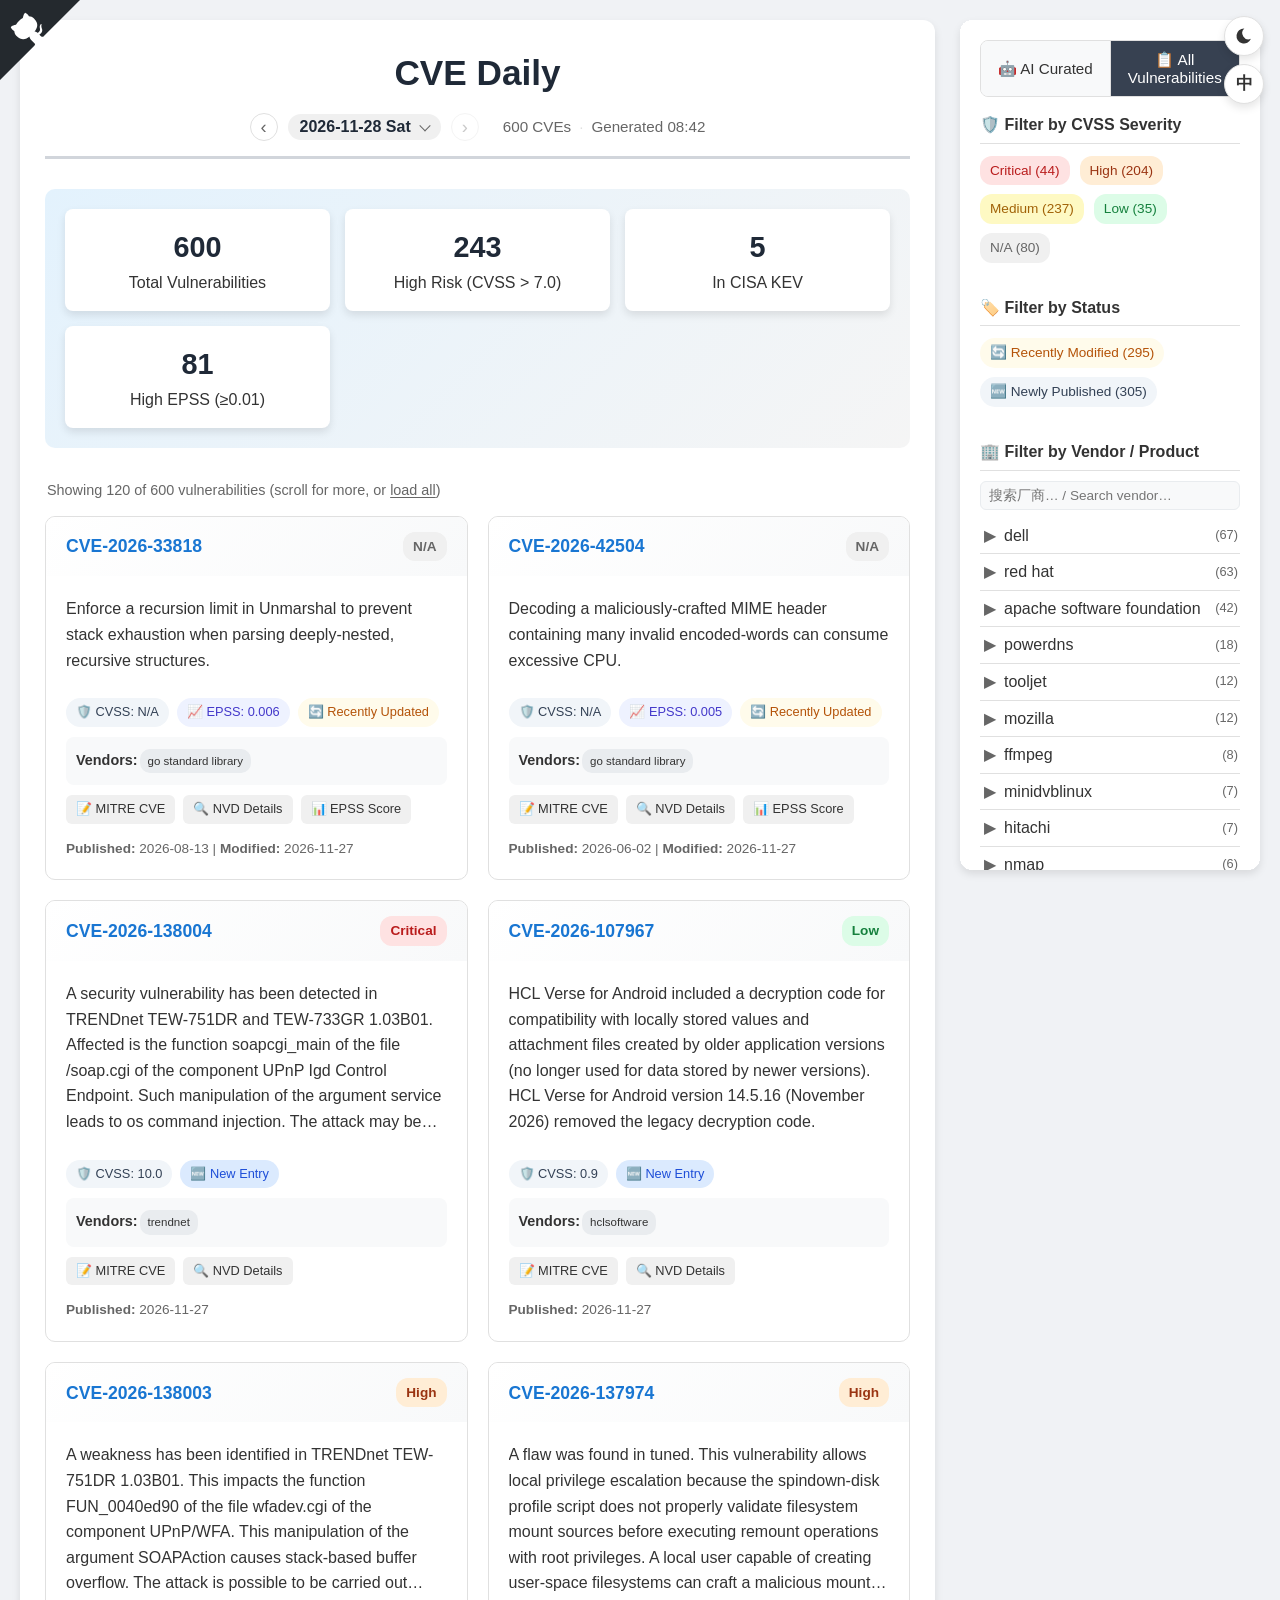
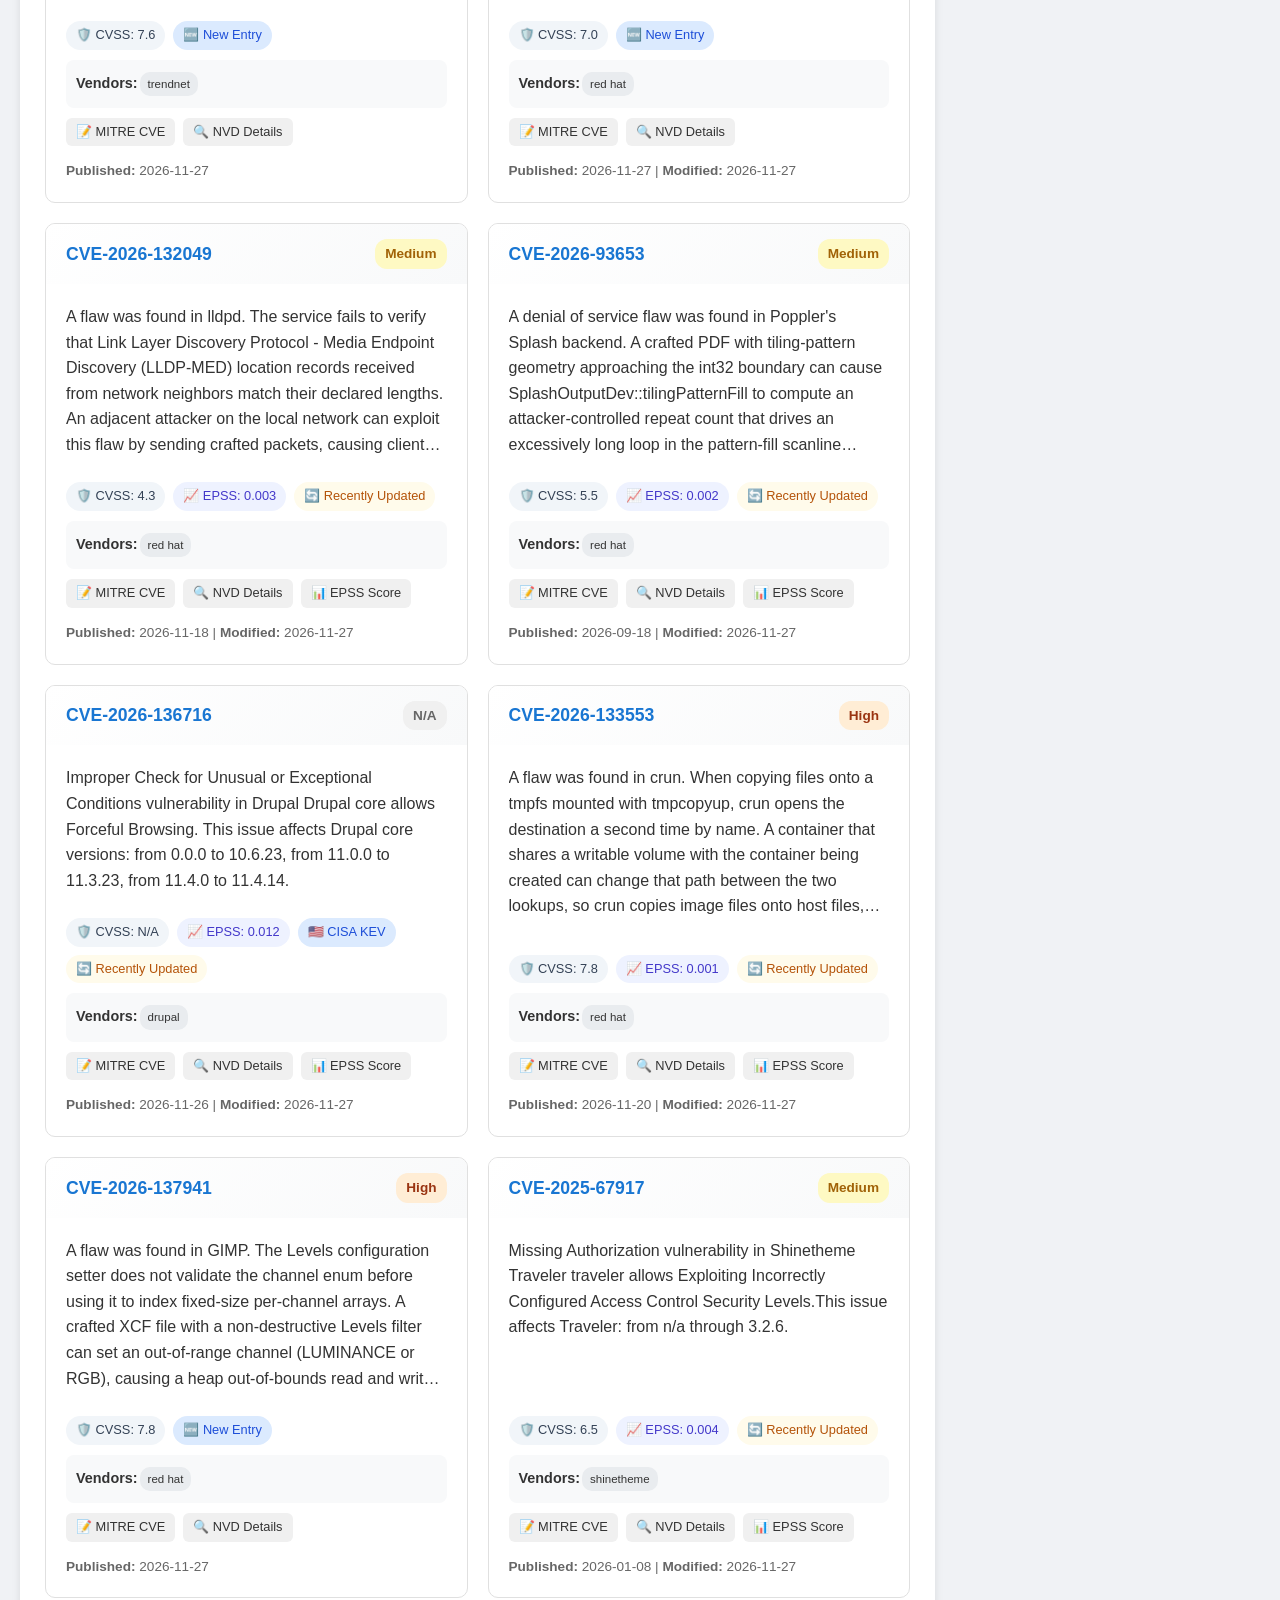
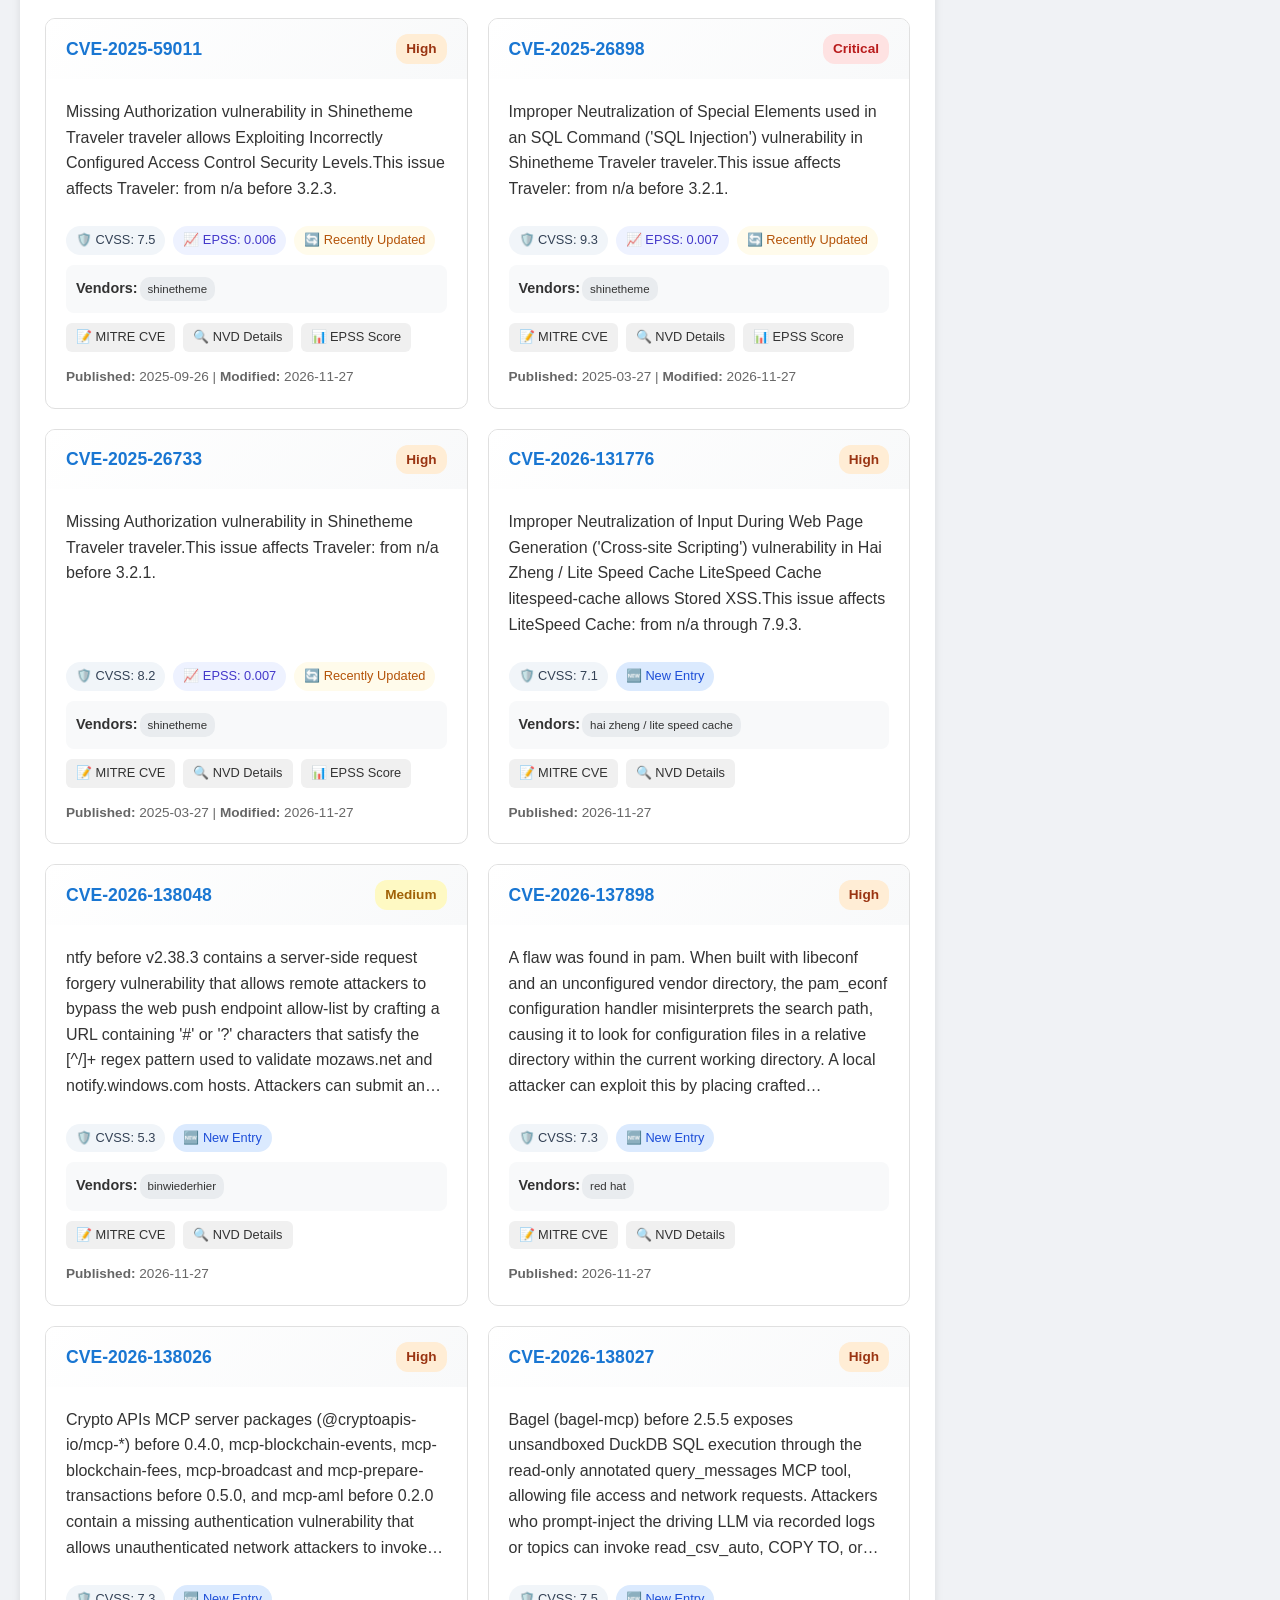
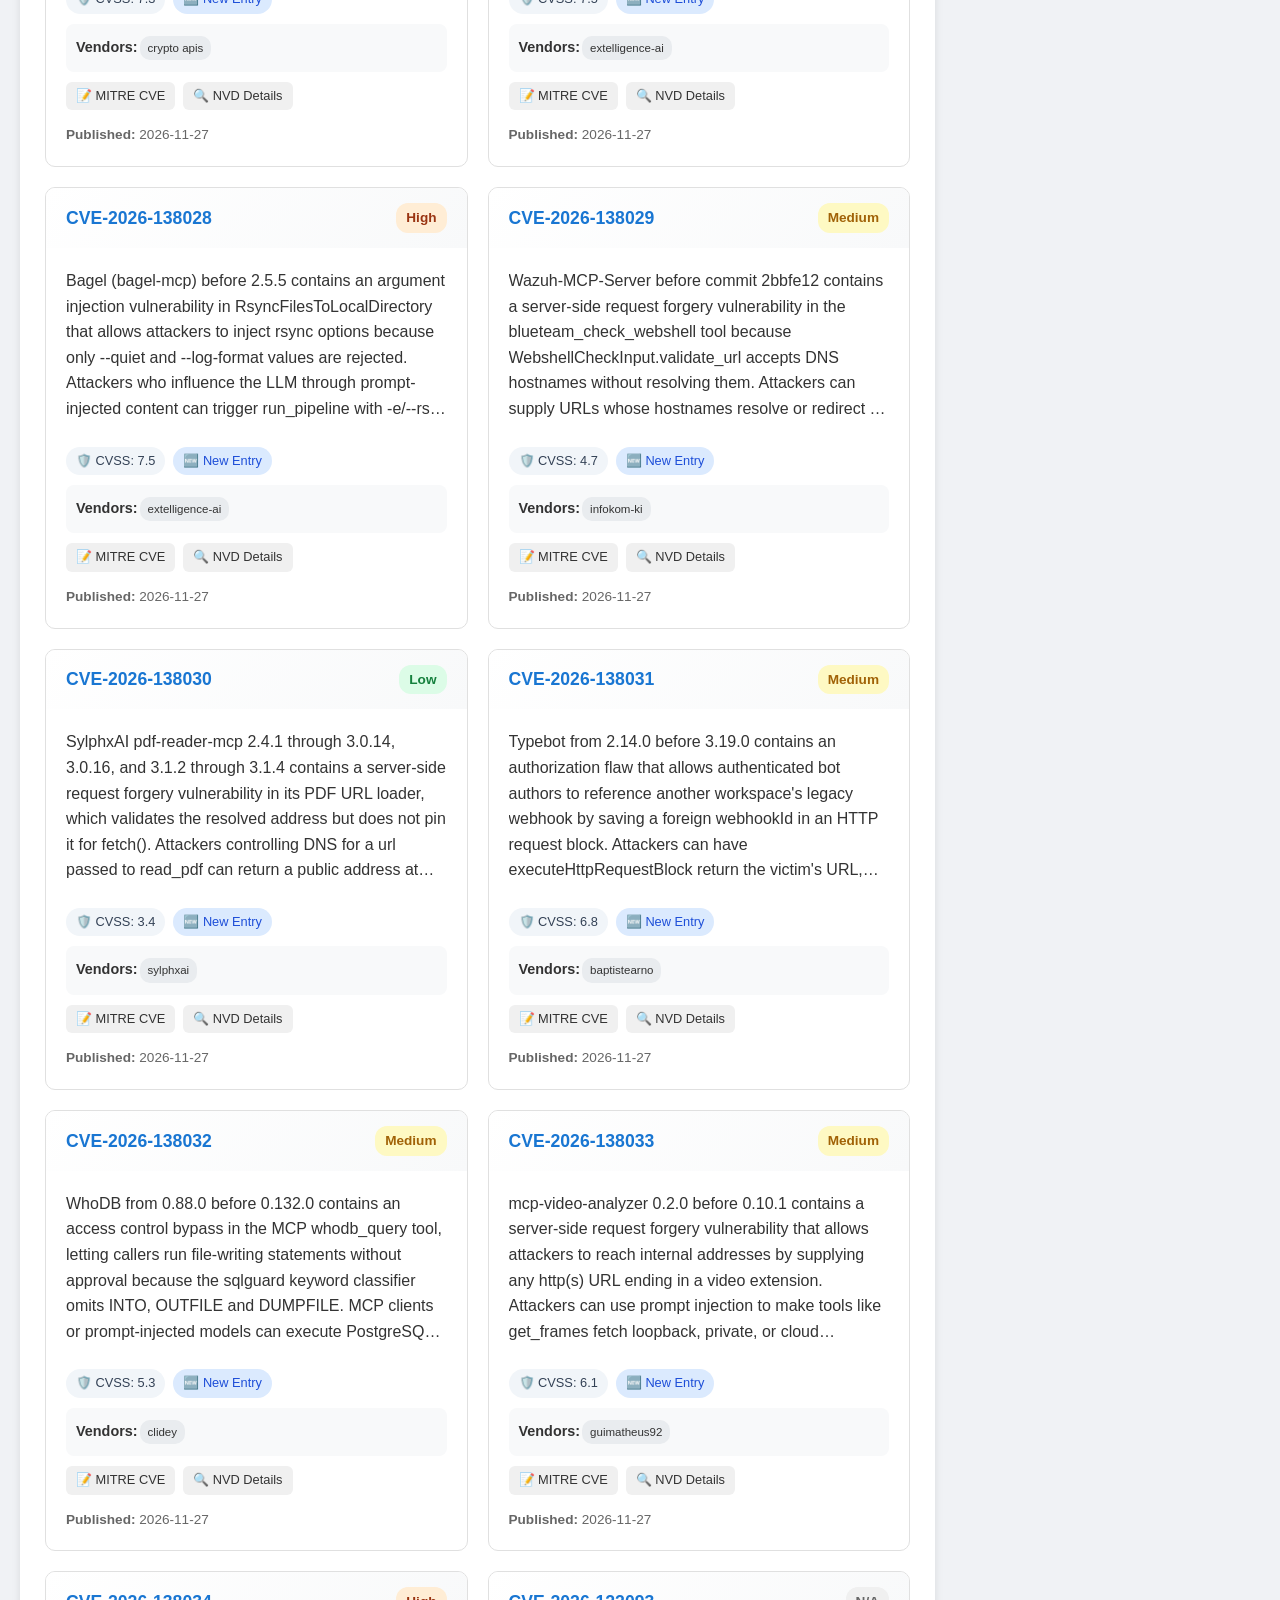
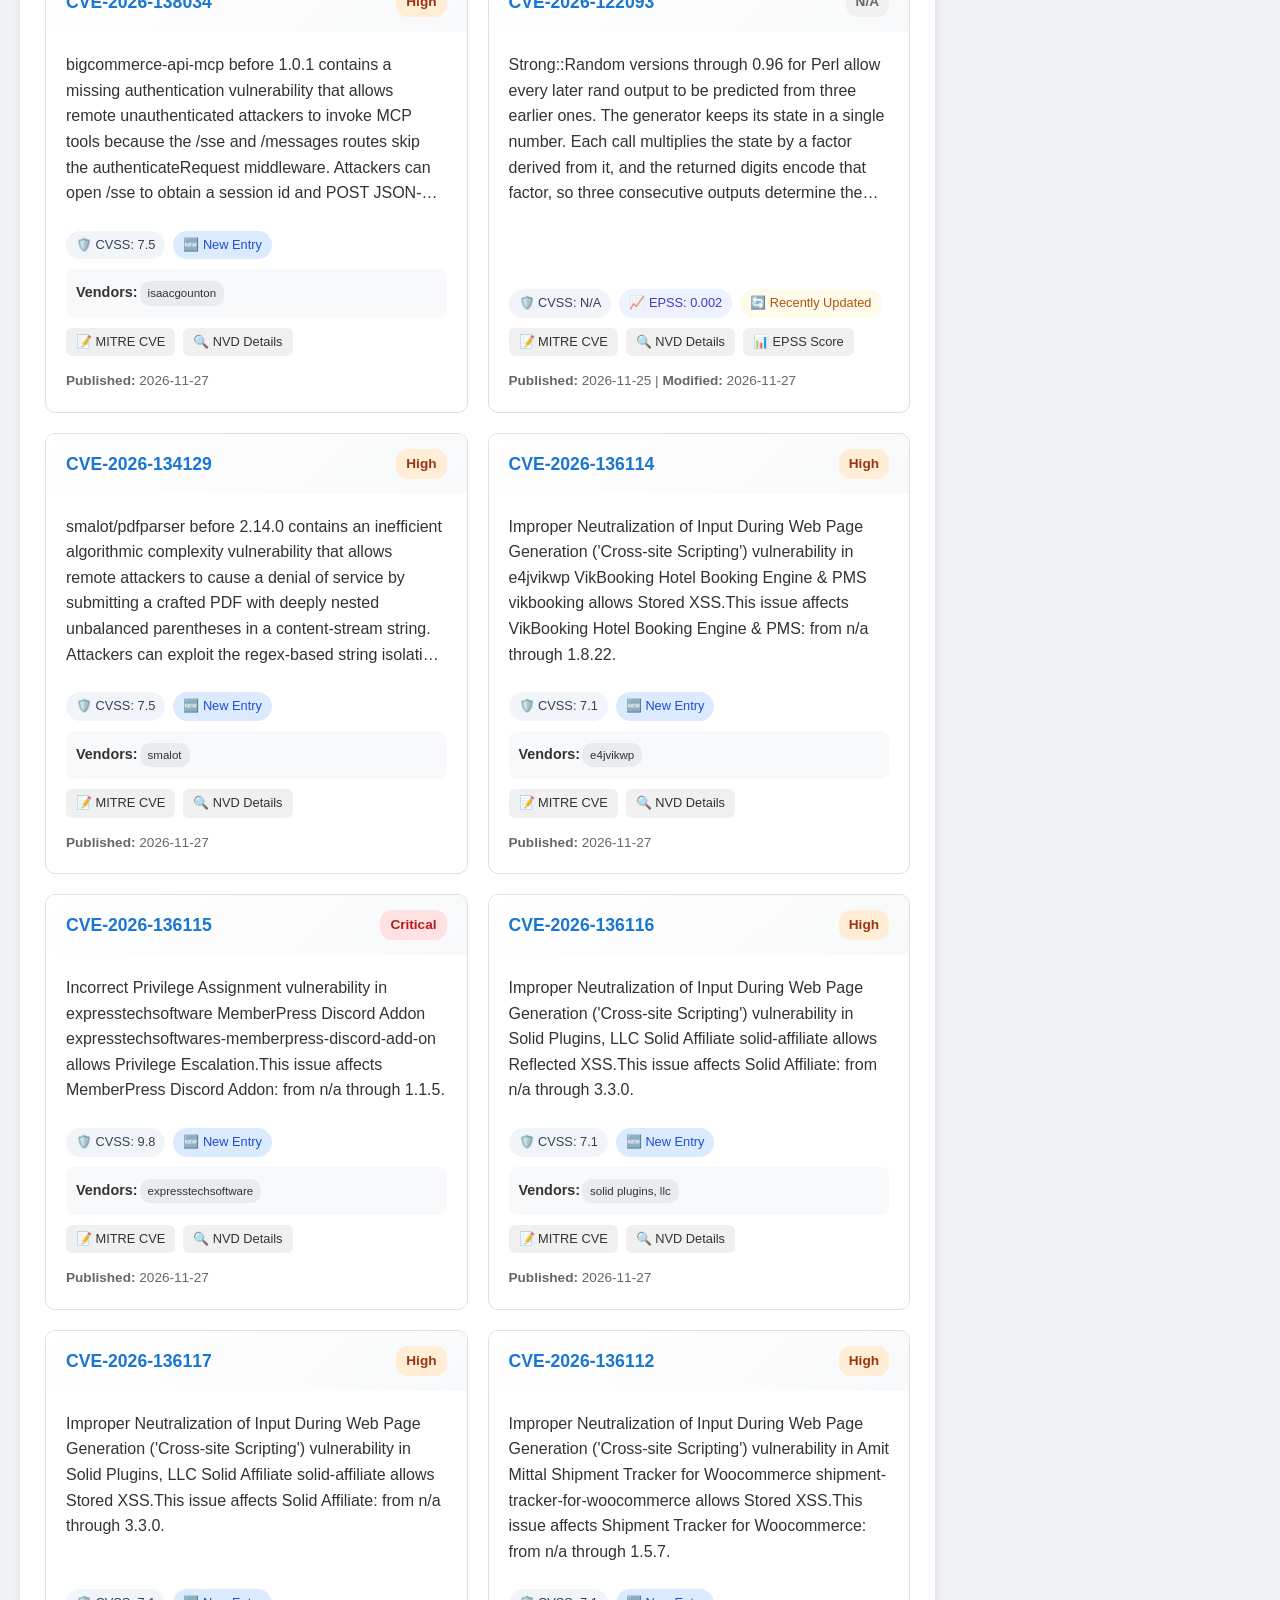
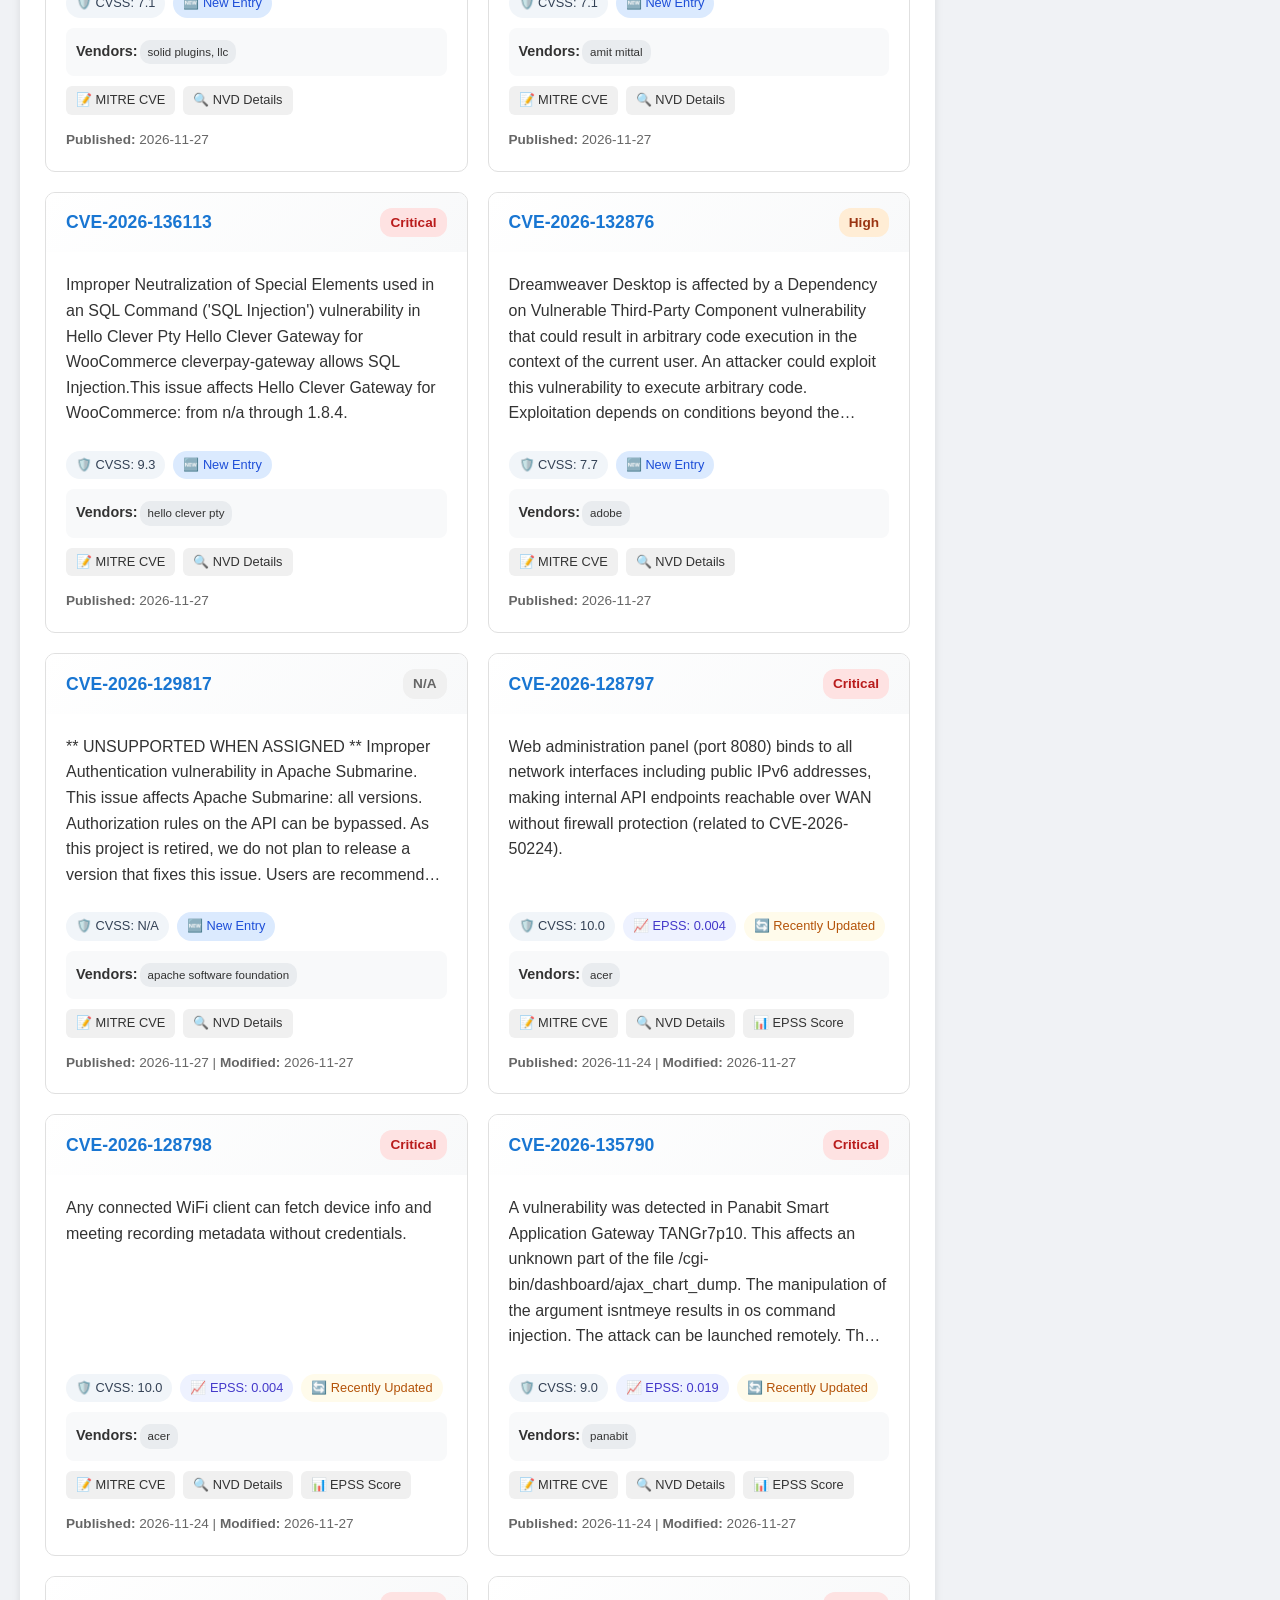
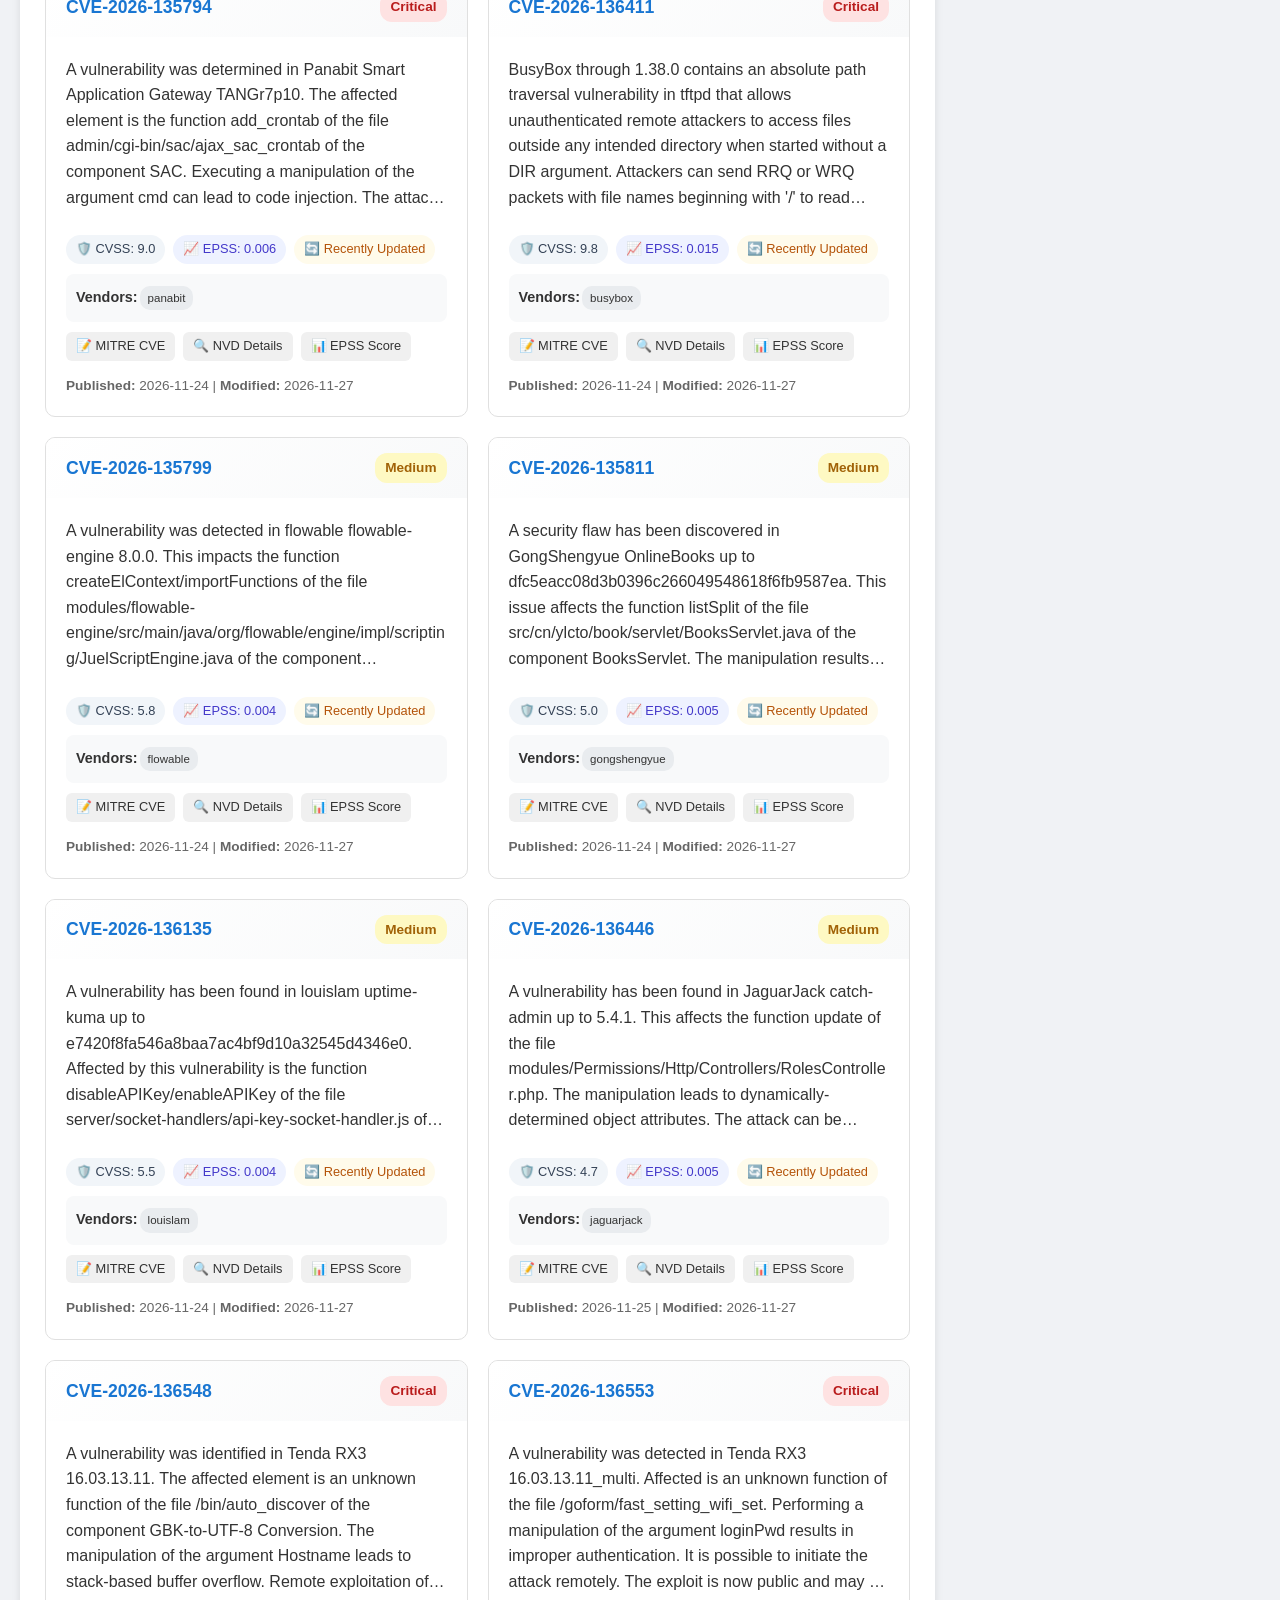
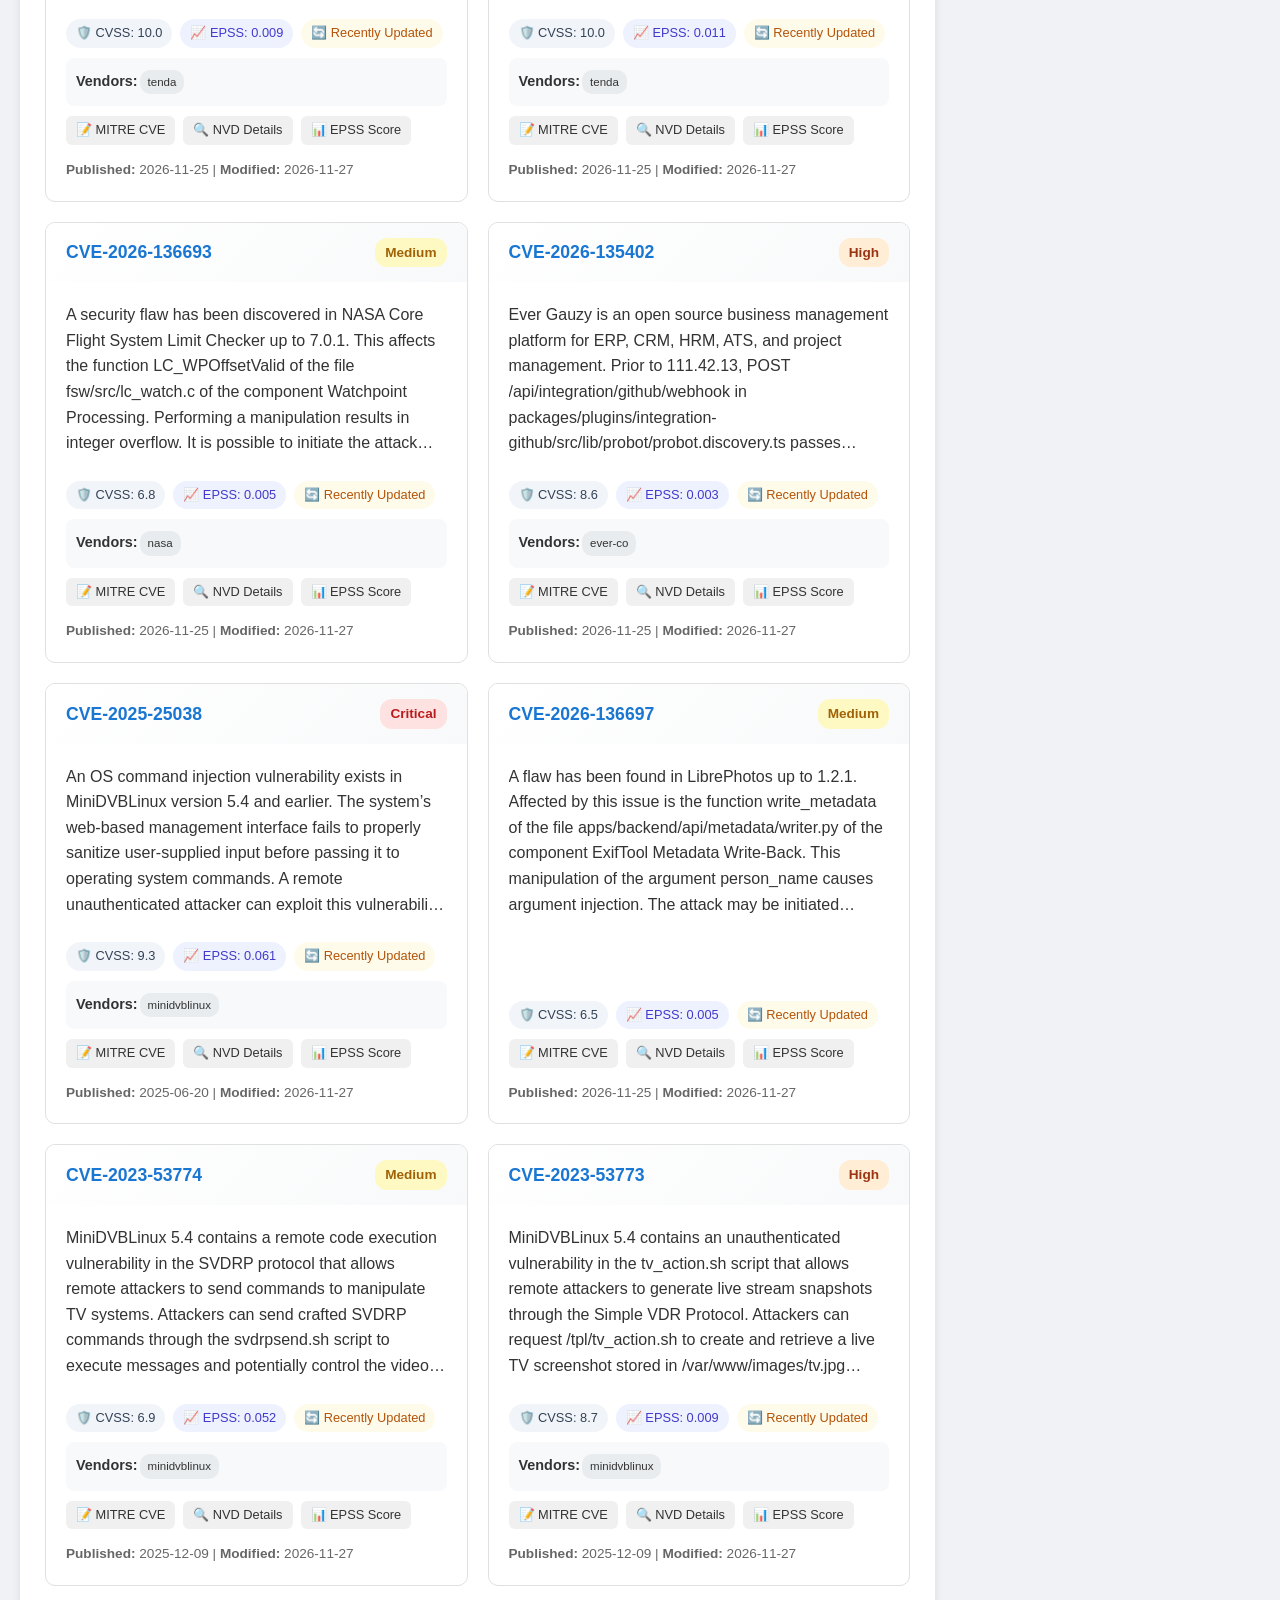
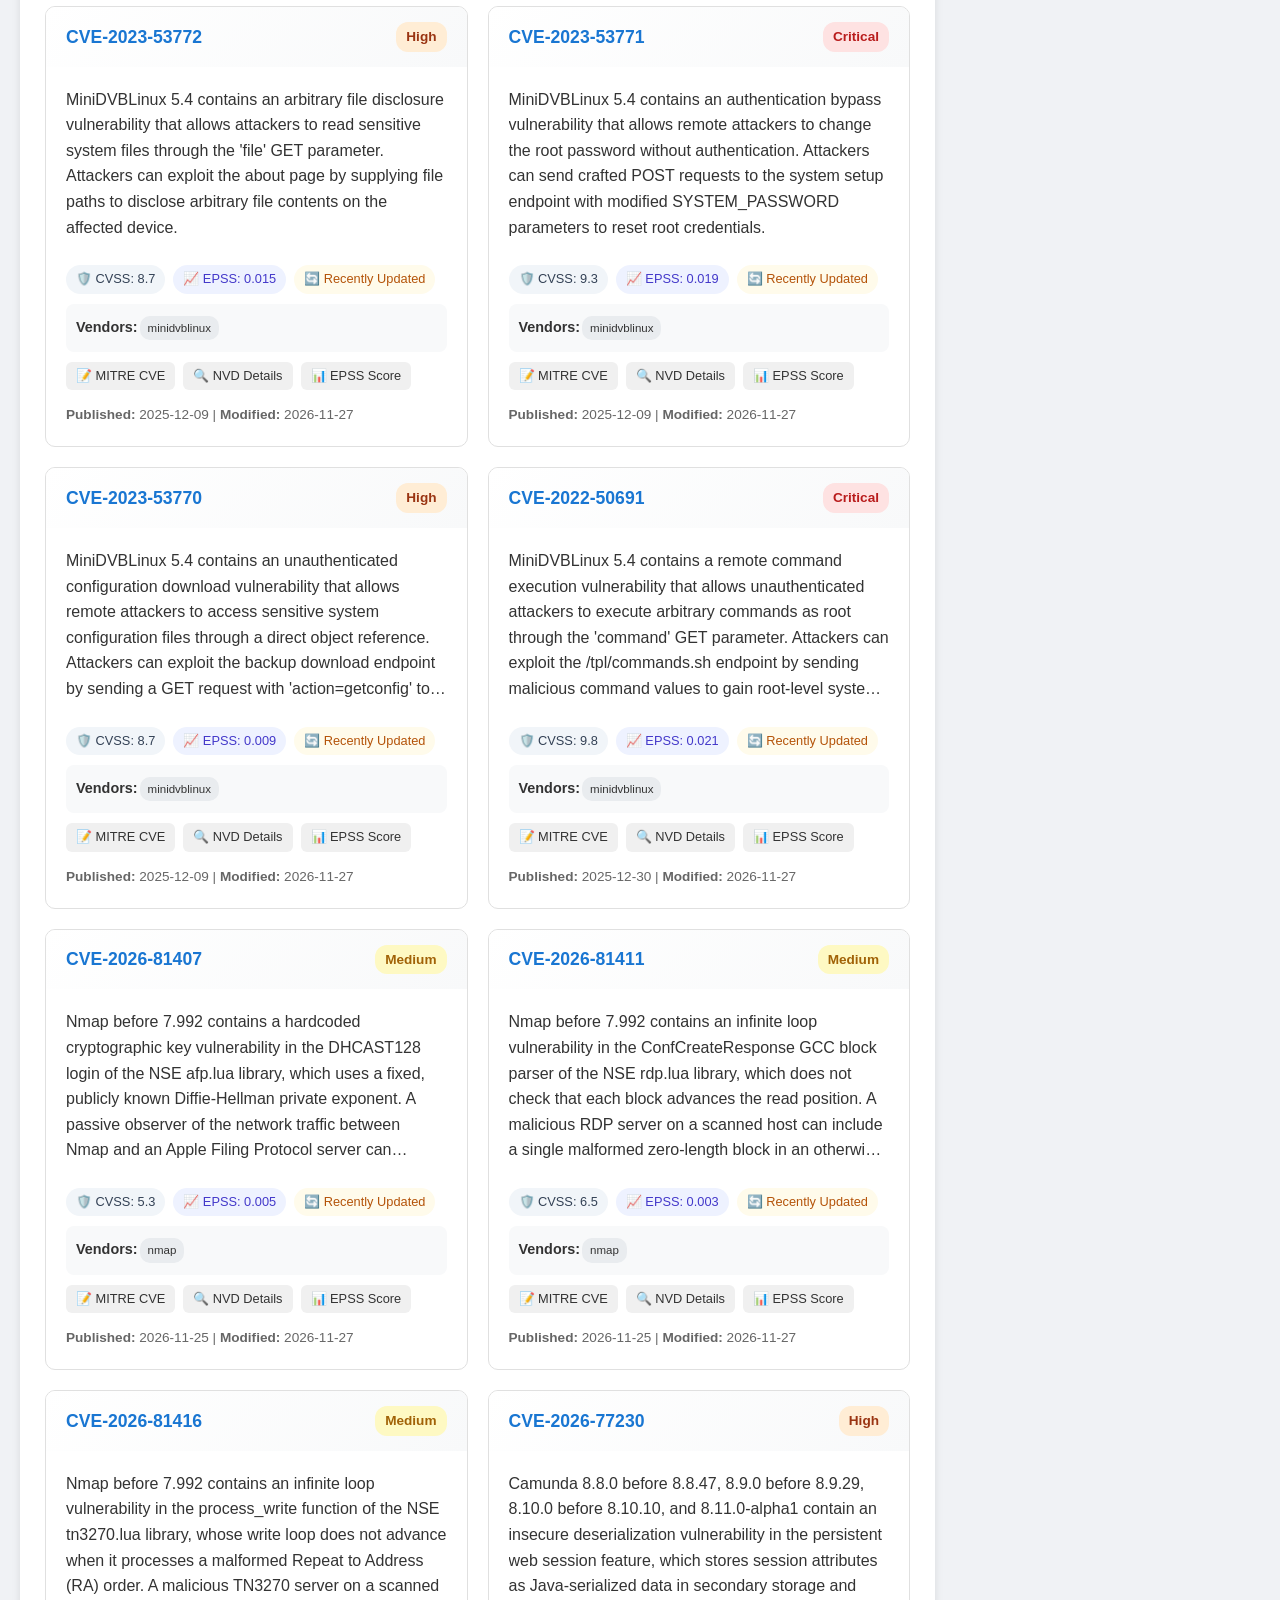
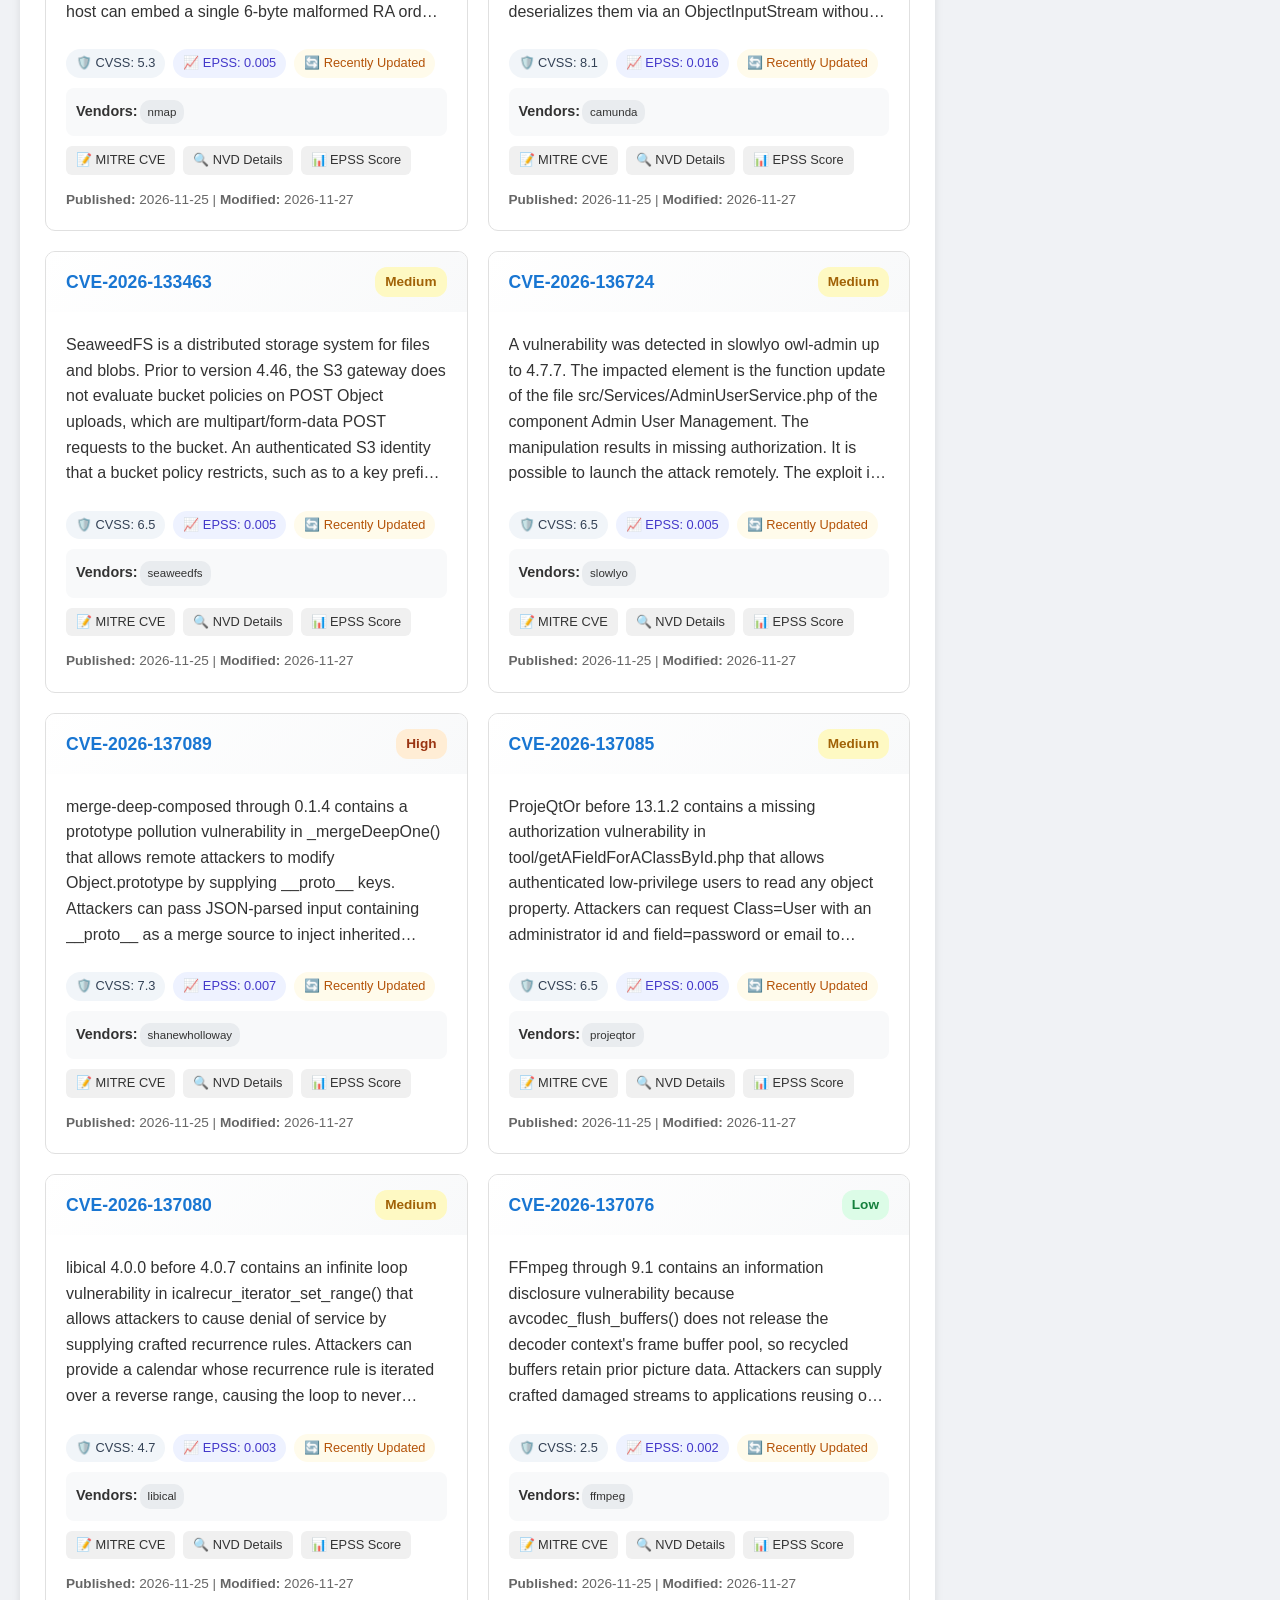
<file: docs/index.html>
<!DOCTYPE html>
<html lang="en">
<head>
    <meta charset="UTF-8">
    <meta name="viewport" content="width=device-width, initial-scale=1.0">
    <title>CVE Daily - 2026-11-28</title>
    <!-- Theme + language initialization - must run before the stylesheet
         and renderer to prevent a flash of wrong theme/language -->
    <script>
        (function() {
            const savedTheme = localStorage.getItem('theme');
            const systemPrefersDark = window.matchMedia('(prefers-color-scheme: dark)').matches;

            if (savedTheme) {
                document.documentElement.setAttribute('data-theme', savedTheme);
            } else if (systemPrefersDark) {
                document.documentElement.setAttribute('data-theme', 'dark');
            }

            // Default to English; 'zh' opts into the Chinese UI
            if (localStorage.getItem('cve-lang') === 'zh') {
                document.documentElement.classList.add('lang-mode-zh');
            }
        })();
    </script>
    <link rel="stylesheet" href="assets/report.css?v=3c14cc380a">
    <link rel="alternate" type="application/rss+xml" href="ai/feed.xml" hreflang="en" title="CVE Daily — AI Curated (English)">
    <link rel="alternate" type="application/rss+xml" href="ai/feed_zh.xml" hreflang="zh-CN" title="CVE 日报 — AI 精选 (中文)">
    <!-- Data pointers: the shell stays byte-identical across days except
         these two URLs, so the browser caches the shell + assets and only
         re-downloads the (daily-changing) data files -->
    <script>
        window.DAILY_CVE_DATA_URL = "data/2026/cves_20261128.json";
        window.DAILY_CVE_AI_URL = null;
    </script>
</head>
<body>
    <a href="https://github.com/secnotes/cvedaily" class="github-corner" aria-label="View source on GitHub">
        <svg width="80" height="80" viewBox="0 0 250 250" class="github-corner-svg" aria-hidden="true">
            <path d="M0,0 L115,115 L130,115 L142,142 L250,250 L250,0 Z" class="github-corner-bg"></path>
            <path d="M128.3,109.0 C113.8,99.7 119.0,89.6 119.0,89.6 C122.0,82.7 120.5,78.6 120.5,78.6 C119.2,72.0 123.4,76.3 123.4,76.3 C127.3,80.9 125.5,87.3 125.5,87.3 C122.9,97.6 130.6,101.9 134.4,103.2" fill="currentColor" style="transform-origin: 130px 106px;" class="octo-arm"></path>
            <path d="M115.0,115.0 C114.9,115.1 118.7,116.5 119.8,115.4 L133.7,101.6 C136.9,99.2 139.9,98.4 142.2,98.6 C133.8,88.0 127.5,74.4 143.8,58.0 C148.5,53.4 154.0,51.2 159.7,51.0 C160.3,49.4 163.2,43.6 171.4,40.1 C171.4,40.1 176.1,42.5 178.8,56.2 C183.1,58.6 187.2,61.8 190.9,65.4 C194.5,69.0 197.7,73.2 200.1,77.6 C213.8,80.2 216.3,84.9 216.3,84.9 C212.7,93.1 206.9,96.0 205.4,96.6 C205.1,102.4 203.0,107.8 198.3,112.5 C181.9,128.9 168.3,122.5 157.7,114.1 C157.9,116.9 156.7,120.9 152.7,124.9 L141.0,136.5 C139.8,137.7 141.6,141.9 141.8,141.8 Z" fill="currentColor" class="octo-body"></path>
        </svg>
    </a>
    <!-- Floating controls: theme + language (top-right), back-to-top (bottom-right) -->
    <div class="float-controls">
        <!-- SVG hamburger instead of the ☰ glyph: the trigram character
             has asymmetric side bearings in mobile system fonts, so its
             strokes look off-center even though the button centers its
             em box -->
        <button class="float-btn" id="filter-fab" onclick="toggleSidebar()" title="Filters / 筛选" aria-label="Open filters">
            <svg class="menu-icon" viewBox="0 0 24 24" aria-hidden="true">
                <rect x="3" y="5" width="18" height="2" rx="1"></rect>
                <rect x="3" y="11" width="18" height="2" rx="1"></rect>
                <rect x="3" y="17" width="18" height="2" rx="1"></rect>
            </svg>
        </button>
        <button class="float-btn" onclick="toggleTheme()" aria-label="Toggle theme" title="Dark mode / 深色模式">
            <svg class="moon-icon" viewBox="0 0 24 24" fill="currentColor">
                <path d="M12 3c.132 0 .263 0 .393 0a7.5 7.5 0 0 0 7.92 12.446a9 9 0 1 1 -8.313 -12.454z"/>
            </svg>
            <svg class="sun-icon" viewBox="0 0 24 24" fill="currentColor">
                <path d="M12 7c-2.76 0-5 2.24-5 5s2.24 5 5 5 5-2.24 5-5-2.24-5-5-5zM2 13h2c.55 0 1-.45 1-1s-.45-1-1-1H2c-.55 0-1 .45-1 1s.45 1 1 1zm18 0h2c.55 0 1-.45 1-1s-.45-1-1-1h-2c-.55 0-1 .45-1 1s.45 1 1 1zM11 2v2c0 .55.45 1 1 1s1-.45 1-1V2c0-.55-.45-1-1-1s-1 .45-1 1zm0 18v2c0 .55.45 1 1 1s1-.45 1-1v-2c0-.55-.45-1-1-1s-1 .45-1 1zM5.99 4.58a.996.996 0 00-1.41 0 .996.996 0 000 1.41l1.06 1.06c.39.39 1.03.39 1.41 0s.39-1.03 0-1.41L5.99 4.58zm12.37 12.37a.996.996 0 00-1.41 0 .996.996 0 000 1.41l1.06 1.06c.39.39 1.03.39 1.41 0 .39-.39.39-1.03 0-1.41l-1.06-1.06zm1.06-10.96a.996.996 0 000-1.41.996.996 0 00-1.41 0l-1.06 1.06c-.39.39-.39 1.03 0 1.41s1.03.39 1.41 0l1.06-1.06zM7.05 18.36a.996.996 0 000-1.41.996.996 0 00-1.41 0L4.58 18.36c-.39.39-.39 1.03 0 1.41.39.39 1.03.39 1.41 0l1.06-1.06z"/>
            </svg>
        </button>
        <button class="float-btn" onclick="toggleLang()" aria-label="Switch language / 切换语言" title="切换到中文 / Switch to Chinese" style="font-weight: 700;">
            <span class="lang-label-en">中</span>
            <span class="lang-label-zh">EN</span>
        </button>
    </div>
    <button id="back-to-top" onclick="scrollToTop()" title="Back to top / 回到顶部">↑</button>
    <div class="sidebar-backdrop" id="sidebar-backdrop" onclick="toggleSidebar(false)"></div>
    <div class="container">
        <div class="main-content">
            <header>
                <!-- The headline stands alone; the date lives on a meta row
                     below it: prev/next day arrows, the date chip (which is
                     the picker), and a count/generated line. This keeps the
                     title from sharing its line - and scale - with a widget,
                     and moves the footer's generated-time up where it is
                     actually read -->
                <h1><span class="lang-en">CVE Daily</span><span class="lang-zh">CVE日报</span></h1>
                <div class="meta-row">
                    <!-- two unbreakable clusters (date control | count +
                         generated time): the meta-row gap separates the
                         clusters, and when a narrow screen wraps the row,
                         each cluster is a single flex item and centers on
                         its own line exactly -->
                    <span class="date-cluster">
                        <button type="button" class="date-nav" id="date-prev" onclick="switchDateStep(-1)" aria-label="Previous day / 前一天" title="Previous day / 前一天" disabled>&#8249;</button>
                        <span class="title-date">
                            <button type="button" id="date-btn" onclick="toggleDatePanel(event)" aria-haspopup="listbox" aria-expanded="false" aria-label="Report date / 报告日期">2026-11-28</button>
                            <div id="date-panel" class="date-panel" role="listbox"></div>
                        </span>
                        <button type="button" class="date-nav" id="date-next" onclick="switchDateStep(1)" aria-label="Next day / 后一天" title="Next day / 后一天" disabled>&#8250;</button>
                    </span>
                    <span class="meta-group">
                        <span class="meta-info"><span id="meta-total">600</span> <span class="lang-en">CVEs</span><span class="lang-zh">条 CVE</span></span>
                        <span class="meta-sep" aria-hidden="true">·</span>
                        <span class="meta-info"><span class="lang-en">Generated</span><span class="lang-zh">生成于</span> <span id="generated-time">08:42</span></span>
                    </span>
                </div>
            </header>

            <!-- No section heading here: the stat cards are self-labeled and
                 the summary-box styling already groups them - a "Summary"
                 title would only burn first-screen vertical space -->
            <div class="summary-box">
                <div class="summary-stats">
                    <div class="stat-card" onclick="applySingleFilter('all')">
                        <div class="stat-number" id="stat-total">600</div>
                        <div><span class="lang-en">Total Vulnerabilities</span><span class="lang-zh">漏洞总数</span></div>
                    </div>
                    <div class="stat-card" onclick="applySingleFilter('high-risk')">
                        <div class="stat-number" id="stat-high-risk">243</div>
                        <div><span class="lang-en">High Risk (CVSS &gt; 7.0)</span><span class="lang-zh">高危 (CVSS &gt; 7.0)</span></div>
                    </div>
                    <div class="stat-card" onclick="applySingleFilter('cisa')">
                        <div class="stat-number" id="stat-cisa">5</div>
                        <div><span class="lang-en">In CISA KEV</span><span class="lang-zh">CISA KEV 收录</span></div>
                    </div>
                    <div class="stat-card" onclick="applySingleFilter('epss')">
                        <div class="stat-number" id="stat-epss">81</div>
                        <div><span class="lang-en">High EPSS (≥0.01)</span><span class="lang-zh">高 EPSS (≥0.01)</span></div>
                    </div>
                </div>
            </div>

            <!-- Original View (All Vulnerabilities) - cards are rendered
                 client-side from the daily JSON in batches as the user
                 scrolls (see assets/report.js) -->
            <div class="original-view" id="original-view">
                <div class="grid-status" id="original-status"><span class="lang-en">Loading CVE data…</span><span class="lang-zh">正在加载 CVE 数据…</span></div>
                <div class="cve-grid" id="cve-grid"></div>
                <div class="grid-sentinel" id="original-sentinel"></div>
            </div>

            <!-- AI Curated View - also rendered client-side from JSON -->
            <div class="ai-view" id="ai-view">
                <div class="grid-status" id="ai-status"></div>
                <div id="ai-content"></div>
                <div class="grid-sentinel" id="ai-sentinel"></div>
            </div>
        </div>

        <div class="sidebar">
            <button class="sidebar-close" onclick="toggleSidebar(false)" aria-label="Close filters / 关闭筛选">✕</button>
            <!-- View Toggle Buttons (hidden on days without AI data) -->
            <div class="view-toggle" id="view-toggle">
                <button class="view-toggle-btn" onclick="switchView('ai')">🤖 <span class="lang-en">AI Curated</span><span class="lang-zh">AI精选</span></button>
                <button class="view-toggle-btn active" onclick="switchView('original')">📋 <span class="lang-en">All Vulnerabilities</span><span class="lang-zh">全部漏洞</span></button>
            </div>

            <!-- Original Sidebar (Filters) -->
            <div class="sidebar-section" id="original-sidebar">
            <div class="filter-section">
                <div class="filter-title">🛡️ <span class="lang-en">Filter by CVSS Severity</span><span class="lang-zh">按 CVSS 严重度筛选</span></div>
                <div style="display: flex; flex-wrap: wrap; gap: 5px;">
                    <span class="filter-item filter-critical" id="filter-critical" onclick="applySingleFilterBySeverity('critical')">Critical (44)</span>
                    <span class="filter-item filter-high" id="filter-high" onclick="applySingleFilterBySeverity('high')">High (204)</span>
                    <span class="filter-item filter-medium" id="filter-medium" onclick="applySingleFilterBySeverity('medium')">Medium (237)</span>
                    <span class="filter-item filter-low" id="filter-low" onclick="applySingleFilterBySeverity('low')">Low (35)</span>
                    <span class="filter-item filter-na" id="filter-na" onclick="applySingleFilterBySeverity('na')"><span class="lang-en">N/A</span><span class="lang-zh">未评分</span> (80)</span>
                </div>
            </div>

            <div class="filter-section">
                <div class="filter-title">🏷️ <span class="lang-en">Filter by Status</span><span class="lang-zh">按状态筛选</span></div>
                <div style="display: flex; flex-wrap: wrap; gap: 5px;">
                    <span class="filter-metric-tag filter-tag-exp" id="filter-modified" onclick="toggleStatusFilter('modified')">🔄 <span class="lang-en">Recently Modified (295)</span><span class="lang-zh">最近修改 (295)</span></span>
                    <span class="filter-metric-tag filter-tag-cvss" id="filter-published" onclick="toggleStatusFilter('published')">🆕 <span class="lang-en">Newly Published (305)</span><span class="lang-zh">新发布 (305)</span></span>
                </div>
            </div>

            <div class="filter-section" id="vendor-filter-section">
                <div class="filter-title">🏢 <span class="lang-en">Filter by Vendor / Product</span><span class="lang-zh">按厂商/产品筛选</span></div>
                <input class="vp-vendor-search" id="vp-vendor-search" type="search" placeholder="搜索厂商… / Search vendor…">
                <div id="vp-tree" class="vp-tree"></div>
            </div>
            </div>

            <!-- AI Sidebar (Category Navigation; content rebuilt per date) -->
            <div class="sidebar-section hidden" id="ai-sidebar">
                <div class="ai-category-nav">
                    <h4>📋 <span class="lang-en">Categories</span><span class="lang-zh">分类目录</span></h4>
                    <ul id="ai-nav-list">
                        <li onclick="scrollToCategory('Desktop_OS')">💻 <span class="lang-en">Desktop OS</span><span class="lang-zh">桌面操作系统</span> (9)</li><li onclick="scrollToCategory('IoT_Security')">📡 <span class="lang-en">IoT Security</span><span class="lang-zh">IoT安全</span> (5)</li><li onclick="scrollToCategory('Cloud_Security')">☁️ <span class="lang-en">Cloud Security</span><span class="lang-zh">云安全</span> (9)</li><li onclick="scrollToCategory('Network_Devices')">🌐 <span class="lang-en">Network Devices</span><span class="lang-zh">网络设备</span> (10)</li><li onclick="scrollToCategory('Industrial_Control')">🏭 <span class="lang-en">Industrial Control</span><span class="lang-zh">工业控制</span> (3)</li><li onclick="scrollToCategory('Web_Security')">🔐 <span class="lang-en">Web Security</span><span class="lang-zh">Web安全</span> (12)</li><li onclick="scrollToCategory('Databases___Middleware')">🗄️ <span class="lang-en">Databases &amp; Middleware</span><span class="lang-zh">数据库与中间件</span> (7)</li><li onclick="scrollToCategory('Other')">📌 <span class="lang-en">Other</span><span class="lang-zh">其他</span> (8)</li>
                    </ul>
                </div>
                <div class="ai-sidebar-stats">
                    <p>🤖 <span class="lang-en">AI Analysis</span><span class="lang-zh">AI智能分析</span></p>
                    <p><span class="lang-en">Analysis date:</span><span class="lang-zh">分析日期:</span> <span id="ai-stat-date">2026-11-28</span></p>
                    <p><span class="lang-en">Curated:</span><span class="lang-zh">精选漏洞:</span> <span id="ai-stat-count">63</span></p>
                    <p><span class="lang-en">Analyzed:</span><span class="lang-zh">候选漏洞:</span> <span id="ai-stat-analyzed">248</span></p>
                    <p><span class="lang-en">Model:</span><span class="lang-zh">模型来源:</span> <span id="ai-stat-model">qwen3.7-flash</span></p>
                </div>
            </div>

        </div>
    </div>

    <noscript>
        <div class="noscript-notice">
            <span class="lang-en">This report renders CVE cards with JavaScript. The complete raw data for this day is available as JSON:</span>
            <span class="lang-zh">本报告需要 JavaScript 渲染卡片。当日的完整原始数据可从 JSON 获取：</span>
            <a href="data/2026/cves_20261128.json">data/2026/cves_20261128.json</a>
        </div>
    </noscript>

    <!-- Footer -->
    <div class="footer">
        <p>
                &copy; 2026 <a href="https://github.com/secnotes" target="_blank">Security Notes</a>
            <span class="separator">|</span>
            <a href="https://github.com/secnotes/cvedaily" target="_blank" class="github-link">
                <svg class="github-icon" viewBox="0 0 24 24" fill="currentColor">
                    <path d="M12 .297c-6.63 0-12 5.373-12 12 0 5.303 3.438 9.8 8.205 11.385.6.113.82-.258.82-.577 0-.285-.01-1.04-.015-2.04-3.338.724-4.042-1.61-4.042-1.61C4.422 18.07 3.633 17.7 3.633 17.7c-1.087-.744.084-.729.084-.729 1.205.084 1.838 1.236 1.838 1.236 1.07 1.835 2.809 1.305 3.495.998.108-.776.417-1.305.76-1.605-2.665-.3-5.466-1.332-5.466-5.93 0-1.31.465-2.38 1.235-3.22-.135-.303-.54-1.523.105-3.176 0 0 1.005-.322 3.3 1.23.96-.267 1.98-.399 3-.405 1.02.006 2.04.138 3 .405 2.28-1.552 3.285-1.23 3.285-1.23.645 1.653.24 2.873.12 3.176.765.84 1.23 1.91 1.23 3.22 0 4.61-2.805 5.625-5.475 5.92.42.36.81 1.096.81 2.22 0 1.606-.015 2.896-.015 3.286 0 .315.21.69.825.57C20.565 22.092 24 17.592 24 12.297c0-6.627-5.373-12-12-12"/>
                </svg>
                Star on GitHub
            </a>
            <span class="separator">|</span>
            <a href="data/2026/cves_20261128.json" id="raw-data-link" target="_blank" rel="noopener noreferrer">
                📊 <span class="lang-en">Raw Data (JSON)</span><span class="lang-zh">原始数据 (JSON)</span>
            </a>
            <span class="separator">|</span>
            <!-- One visible subscribe entry whose target follows the UI
                 language: the lang-en/lang-zh display rules show exactly
                 one of the two anchors -->
            <a href="ai/feed.xml" target="_blank" rel="noopener noreferrer" class="lang-en">
                <svg class="feed-icon" viewBox="0 0 24 24" aria-hidden="true" role="img">
                    <rect width="24" height="24" rx="5" fill="#F26522"></rect>
                    <path fill="#fff" transform="translate(2.2 2.2) scale(0.817)" d="M6.18 17.36a2.82 2.82 0 1 1-5.638-.002 2.82 2.82 0 0 1 5.639 0zM1.803 8.697v4.132c5.06 0 9.17 4.11 9.17 9.171h4.13c0-7.333-5.965-13.303-13.3-13.303zM1.823.002v4.132c9.933 0 18.012 8.07 18.012 18.004h4.14c0-12.23-9.93-22.136-22.152-22.136z"></path>
                </svg>
                Subscribe RSS
            </a>
            <a href="ai/feed_zh.xml" target="_blank" rel="noopener noreferrer" class="lang-zh">
                <svg class="feed-icon" viewBox="0 0 24 24" aria-hidden="true" role="img">
                    <rect width="24" height="24" rx="5" fill="#F26522"></rect>
                    <path fill="#fff" transform="translate(2.2 2.2) scale(0.817)" d="M6.18 17.36a2.82 2.82 0 1 1-5.638-.002 2.82 2.82 0 0 1 5.639 0zM1.803 8.697v4.132c5.06 0 9.17 4.11 9.17 9.171h4.13c0-7.333-5.965-13.303-13.3-13.303zM1.823.002v4.132c9.933 0 18.012 8.07 18.012 18.004h4.14c0-12.23-9.93-22.136-22.152-22.136z"></path>
                </svg>
                订阅 RSS
            </a>
        </p>
    </div>

    <script src="assets/report.js?v=6851e4801e"></script>
</body>
</html>
</file>
<file: docs/assets/report.css>
:root {
            --primary-color: #d32f2f;
            --secondary-color: #1976d2;
            --tertiary-color: #388e3c;
            --warning-color: #ffa726;
            --light-bg: #f5f5f5;
            --card-shadow: 0 4px 8px rgba(0,0,0,0.1);

            /* Light theme colors */
            --bg-color: #f0f2f5;
            --text-color: #333;
            --card-bg: white;
            --border-color: #e0e0e0;
            --input-bg: #f8f9fa;
            --input-border: #e9ecef;
            --meta-text: #666;
            --link-bg: #f0f0f0;
            --link-hover-bg: #e0e0e0;
            --vendor-bg: #e9ecef;
            --vendor-hover-bg: #dee2e6;
            --scrollbar-track: #f1f1f1;
            --scrollbar-thumb: #c1c1c1;
            --scrollbar-hover: #a8a8a8;
            --code-bg: #f4f4f4;
            --code-border: #eaeaea;
            --code-color: #d6336c;
            --pre-bg: #f8f8f8;
            --pre-border: #e1e4e8;
            --summary-gradient-start: #e3f2fd;
            --summary-gradient-end: #f5f5f5;
            --header-border: #d1d5db;

            /* Semantic tag palette — WCAG-validated (fg on bg >= 4.5:1).
               Severity: red -> orange -> yellow -> green (hues kept apart).
               Metric tags: neutral for CVSS (a number, not an alert),
               violet for EPSS, blue for CISA, amber for update/exploit. */
            --critical-fg: #b91c1c;  --critical-bg: #fee2e2;
            --high-fg: #9a3412;      --high-bg: #ffedd5;
            --medium-fg: #a16207;    --medium-bg: #fef9c3;
            --low-fg: #15803d;       --low-bg: #dcfce7;

            --tag-cvss-fg: #334155;  --tag-cvss-bg: #f1f5f9;
            --tag-epss-fg: #4338ca;  --tag-epss-bg: #eef2ff;
            --tag-cisa-fg: #1d4ed8;  --tag-cisa-bg: #dbeafe;
            --tag-exp-fg: #b45309;   --tag-exp-bg: #fffbeb;

            /* Neutral UI chrome — red is reserved for severity + brand */
            --headline-color: #1f2937;
            --github-corner-bg: #24292e;   /* GitHub dark, neutral */
            --github-corner-cat: #ffffff;
            --toggle-active-bg: #374151;
            --show-all-btn-bg: #2e7d32;
            --show-all-btn-hover: #1b5e20;
            --show-more-btn-bg: #1976d2;
            --show-more-btn-hover: #1565c0;
            --ai-accent: #4f46e5;        /* lines / borders on card bg */
            --ai-badge-bg: #4f46e5;      /* badge bg behind white text */
        }

        /* Dark theme colors */
        [data-theme="dark"] {
            --primary-color: #ff6b6b;
            --secondary-color: #64b5f6;
            --tertiary-color: #81c784;
            --warning-color: #ffb74d;
            --light-bg: #1e1e1e;
            --card-shadow: 0 4px 8px rgba(255,255,255,0.05);

            --bg-color: #121212;
            --text-color: #e0e0e0;
            --card-bg: #1e1e1e;
            --border-color: #333;
            --input-bg: #2d2d2d;
            --input-border: #444;
            --meta-text: #aaa;
            --link-bg: #2d2d2d;
            --link-hover-bg: #3d3d3d;
            --vendor-bg: #2d2d2d;
            --vendor-hover-bg: #3d3d3d;
            --scrollbar-track: #2d2d2d;
            --scrollbar-thumb: #555;
            --scrollbar-hover: #666;
            --code-bg: #2d2d2d;
            --code-border: #444;
            --code-color: #f07178;
            --pre-bg: #1e1e1e;
            --pre-border: #333;
            --summary-gradient-start: #1a237e;
            --summary-gradient-end: #1e1e1e;
            --header-border: #374151;

            /* Dark tag palette — same roles, stepped for the dark surface
               (all fg-on-bg pairs validated >= 4.5:1 on their bg) */
            --critical-fg: #ff8a80;  --critical-bg: #4a1c1c;
            --high-fg: #ffab40;      --high-bg: #4a2c00;
            --medium-fg: #ffd740;    --medium-bg: #4a3c00;
            --low-fg: #a5d6a7;       --low-bg: #1c4a1c;

            --tag-cvss-fg: #cbd5e1;  --tag-cvss-bg: #1e293b;
            --tag-epss-fg: #c7d2fe;  --tag-epss-bg: #312e81;
            --tag-cisa-fg: #82b1ff;  --tag-cisa-bg: #1a237e;
            --tag-exp-fg: #ffab40;   --tag-exp-bg: #4a2c00;

            --headline-color: #f3f4f6;
            --github-corner-bg: #d1d5db;
            --github-corner-cat: #1f2937;
            --toggle-active-bg: #52525b;
            --show-all-btn-bg: #2e7d32;
            --show-all-btn-hover: #388e3c;
            --show-more-btn-bg: #1565c0;
            --show-more-btn-hover: #1976d2;
            --ai-accent: #818cf8;        /* lighter indigo reads on dark card */
            --ai-badge-bg: #4f46e5;      /* white badge text: 6.29:1 */
        }

        body {
            font-family: 'Segoe UI', Tahoma, Geneva, Verdana, sans-serif;
            margin: 0;
            padding: 20px;
            background-color: var(--bg-color);
            color: var(--text-color);
            line-height: 1.6;
            transition: background-color 0.3s ease, color 0.3s ease;
        }

        /* Theme switch performance: the page holds thousands of CVE cards;
           animating color properties on all of them at once freezes the
           main thread. Kill ALL transitions for one frame around the
           data-theme flip so colors change instantly, while hover/other
           transitions keep working normally afterwards. */
        .theme-switching *,
        .theme-switching *::before,
        .theme-switching *::after {
            transition: none !important;
        }

        .container {
            max-width: 1400px;
            margin: 0 auto;
            display: grid;
            grid-template-columns: 1fr 300px;
            gap: 25px;
        }

        .main-content {
            background-color: var(--card-bg);
            padding: 25px;
            border-radius: 12px;
            box-shadow: var(--card-shadow);
            transition: background-color 0.3s ease, box-shadow 0.3s ease;
            /* Grid item: without min-width:0 the 1fr track sizes to the
               content's min-content, so one long unbreakable token in a
               CVE description (e.g. slash-joined function lists like
               "foo/bar/baz/...") widens the whole page past the mobile
               viewport and the page turns into a panned "desktop" view */
            min-width: 0;
        }

        .sidebar {
            background-color: var(--card-bg);
            padding: 20px;
            border-radius: 12px;
            box-shadow: var(--card-shadow);
            height: fit-content;
            position: sticky;
            top: 20px;
            max-height: 90vh;  /* 增加最大高度到90vh，提供更多空间 */
            overflow-y: auto;  /* 允许垂直滚动 */
            transition: background-color 0.3s ease, box-shadow 0.3s ease;
        }

        /* 自定义滚动条样式 */
        .sidebar::-webkit-scrollbar {
            width: 8px;
        }

        .sidebar::-webkit-scrollbar-track {
            background: var(--scrollbar-track);
            border-radius: 4px;
        }

        .sidebar::-webkit-scrollbar-thumb {
            background: var(--scrollbar-thumb);
            border-radius: 4px;
        }

        .sidebar::-webkit-scrollbar-thumb:hover {
            background: var(--scrollbar-hover);
        }

        header {
            text-align: center;
            margin-bottom: 30px;
            border-bottom: 3px solid var(--header-border);
            padding-bottom: 15px;
        }

        h1 {
            color: var(--headline-color);
            margin: 0;
            font-size: 2.2em;
            /* Headline only - the date picker lives on the meta row below
               (see .meta-row), so it no longer shares the h1's line/scale */
        }

        .filter-status {
            margin-bottom: 25px;
        }

        .current-filters {
            padding: 10px;
            background-color: var(--input-bg);
            border-radius: 8px;
            border: 1px solid var(--input-border);
        }

        .current-filters strong {
            display: block;
            margin-bottom: 5px;
            color: var(--text-color);
        }

        #active-filters {
            color: var(--meta-text);
            font-size: 0.9em;
        }

        .filter-section:not(:last-child) {
            margin-bottom: 30px;
        }

        .filter-title {
            font-weight: bold;
            margin-bottom: 10px;
            color: var(--text-color);
            border-bottom: 1px solid var(--border-color);
            padding-bottom: 5px;
        }

        .filter-list {
            list-style: none;
            padding: 0;
        }

        .filter-item {
            padding: 2px 0;
            cursor: pointer;
            color: var(--secondary-color);
        }

        .filter-item:hover {
            filter: brightness(0.95);
        }

        .extra-vendor {
            background-color: transparent;
        }

        /* CVSS severity filter styles */
        .filter-critical {
            background-color: var(--critical-bg);
            color: var(--critical-fg);
            padding: 4px 10px;
            border-radius: 12px;
            font-size: 0.85em;
            margin: 2px 5px 2px 0;
            display: inline-block;
            cursor: pointer;
            font-weight: normal;
            transition: transform 0.2s, box-shadow 0.2s;
        }

        .filter-critical:hover {
            transform: translateY(-3px);
            box-shadow: 0 4px 8px rgba(0, 0, 0, 0.15);
        }

        .filter-high {
            background-color: var(--high-bg);
            color: var(--high-fg);
            padding: 4px 10px;
            border-radius: 12px;
            font-size: 0.85em;
            margin: 2px 5px 2px 0;
            display: inline-block;
            cursor: pointer;
            font-weight: normal;
            transition: transform 0.2s, box-shadow 0.2s;
        }

        .filter-high:hover {
            transform: translateY(-3px);
            box-shadow: 0 4px 8px rgba(0, 0, 0, 0.15);
        }

        .filter-medium {
            background-color: var(--medium-bg);
            color: var(--medium-fg);
            padding: 4px 10px;
            border-radius: 12px;
            font-size: 0.85em;
            margin: 2px 5px 2px 0;
            display: inline-block;
            cursor: pointer;
            font-weight: normal;
            transition: transform 0.2s, box-shadow 0.2s;
        }

        .filter-medium:hover {
            transform: translateY(-3px);
            box-shadow: 0 4px 8px rgba(0, 0, 0, 0.15);
        }

        .filter-low {
            background-color: var(--low-bg);
            color: var(--low-fg);
            padding: 4px 10px;
            border-radius: 12px;
            font-size: 0.85em;
            margin: 2px 5px 2px 0;
            display: inline-block;
            cursor: pointer;
            font-weight: normal;
            transition: transform 0.2s, box-shadow 0.2s;
        }

        .filter-low:hover {
            transform: translateY(-3px);
            box-shadow: 0 4px 8px rgba(0, 0, 0, 0.15);
        }

        .filter-na {
            /* Not-yet-scored / REJECTED — neutral, not a severity hue */
            background-color: var(--link-bg);
            color: var(--meta-text);
            padding: 4px 10px;
            border-radius: 12px;
            font-size: 0.85em;
            margin: 2px 5px 2px 0;
            display: inline-block;
            cursor: pointer;
            font-weight: normal;
            transition: transform 0.2s, box-shadow 0.2s;
        }

        .filter-na:hover {
            transform: translateY(-3px);
            box-shadow: 0 4px 8px rgba(0, 0, 0, 0.15);
        }

        /* Status filter styles */
        .filter-modified-item {
            background-color: var(--tag-cisa-bg);
            color: var(--tag-cisa-fg);
            padding: 4px 8px;
            margin: 2px 0;
            border-radius: 4px;
            display: block;
        }

        .filter-published-item {
            background-color: var(--low-bg);
            color: var(--low-fg);
            padding: 4px 8px;
            margin: 2px 0;
            border-radius: 4px;
            display: block;
        }

        /* Card-style metric tags for sidebar */
        .filter-metric-tag {
            display: inline-block;
            padding: 4px 10px;
            border-radius: 15px;
            font-size: 0.85em;
            font-weight: normal;
            cursor: pointer;
            margin: 2px 5px 2px 0;
            transition: transform 0.2s, box-shadow 0.2s;
        }

        .filter-metric-tag:hover {
            transform: translateY(-3px);
            box-shadow: 0 4px 8px rgba(0, 0, 0, 0.15);
        }

        .filter-metric-tag.selected {
            font-weight: bold;
            /* keep the semantic bg/fg colors; selection is marked by
               weight + a ring, not by repainting the chip */
            outline: 2px solid var(--text-color);
            outline-offset: 1px;
        }

        .filter-tag-exp {
            background-color: var(--tag-exp-bg);
            color: var(--tag-exp-fg);
        }

        .filter-tag-cvss {
            background-color: var(--tag-cvss-bg);
            color: var(--tag-cvss-fg);
        }

        .summary-box {
            background: linear-gradient(135deg, var(--summary-gradient-start), var(--summary-gradient-end));
            padding: 20px;
            border-radius: 10px;
            margin-bottom: 25px;
            transition: background 0.3s ease;
        }

        .summary-stats {
            display: grid;
            grid-template-columns: repeat(auto-fit, minmax(200px, 1fr));
            gap: 15px;
            margin-top: 0; /* flush with the box top - nothing above the
                              cards since the heading/timestamp were dropped */
        }

        .stat-card {
            background: var(--card-bg);
            padding: 15px;
            border-radius: 8px;
            text-align: center;
            box-shadow: var(--card-shadow);
            cursor: pointer;
            transition: transform 0.2s, background-color 0.3s ease, box-shadow 0.3s ease;
        }

        .stat-card:hover {
            transform: translateY(-3px);
        }

        .stat-number {
            font-size: 1.8em;
            font-weight: bold;
            color: var(--headline-color);
        }

        .cve-grid {
            display: grid;
            grid-template-columns: repeat(auto-fit, minmax(400px, 1fr));
            gap: 20px;
        }

        .cve-card {
            border: 1px solid var(--border-color);
            border-radius: 10px;
            overflow: hidden;
            /* no color transitions: thousands of cards animating bg/border
               on theme switch janks; hover transform/shadow is per-card */
            transition: transform 0.2s, box-shadow 0.2s;
            background: var(--card-bg);
            display: none; /* Initially hide all cards */
            max-height: 700px; /* 增加卡片最大高度以容纳更多内容 */
            display: flex;
            flex-direction: column;
            box-sizing: border-box; /* 确保padding包含在高度内 */
            min-height: 320px; /* 设置最小高度以保持一致性 */
        }

        .cve-card.filtered-in {
            display: flex;
        }

        .cve-card:hover {
            transform: translateY(-3px);
            box-shadow: 0 8px 16px rgba(0,0,0,0.15);
        }

        .cve-header {
            background: linear-gradient(135deg, var(--card-bg), var(--input-bg));
            padding: 15px 20px;
            display: flex;
            justify-content: space-between;
            align-items: center;
            flex-shrink: 0; /* 防止头部被压缩 */
        }

        .cve-id {
            font-weight: bold;
            font-size: 1.1em;
            color: var(--secondary-color);
        }

        .cve-severity {
            font-weight: bold;
            padding: 4px 10px;
            border-radius: 12px;
            font-size: 0.85em;
        }

        .severity-critical {
            background-color: var(--critical-bg);
            color: var(--critical-fg);
        }

        .severity-high {
            background-color: var(--high-bg);
            color: var(--high-fg);
        }

        .severity-medium {
            background-color: var(--medium-bg);
            color: var(--medium-fg);
        }

        .severity-low {
            background-color: var(--low-bg);
            color: var(--low-fg);
        }

        .severity-na {
            /* Not-yet-scored / REJECTED records — neutral chrome, not a severity */
            background-color: var(--link-bg);
            color: var(--meta-text);
        }

        .cve-metrics {
            display: flex;
            flex-wrap: wrap;
            gap: 8px;
            margin-top: 10px;   /* single-direction rhythm inside the card */
        }

        .metric-tag {
            display: inline-block;
            padding: 4px 10px;
            border-radius: 15px;
            font-size: 0.8em;
            font-weight: 500;
            cursor: pointer;
        }

        .metric-tag:hover {
            opacity: 0.8;
        }

        .tag-cvss {
            background-color: var(--tag-cvss-bg);
            color: var(--tag-cvss-fg);
        }

        .tag-epss {
            background-color: var(--tag-epss-bg);
            color: var(--tag-epss-fg);
        }

        .tag-cisa {
            background-color: var(--tag-cisa-bg);
            color: var(--tag-cisa-fg);
        }

        .tag-exp {
            background-color: var(--tag-exp-bg);
            color: var(--tag-exp-fg);
        }

        .cve-vendors {
            margin-top: 10px;   /* gap below the description/metrics */
            padding: 10px;
            background-color: var(--input-bg);
            border-radius: 8px;
            font-size: 0.9em;
        }

        .cve-vendor-tag {
            display: inline-block;
            padding: 3px 8px;
            margin: 2px;
            background-color: var(--vendor-bg);
            border-radius: 10px;
            font-size: 0.8em;
            cursor: pointer;
            transition: none; /* thousands of these; hover bg flip is fine without animation */
        }

        .cve-vendor-tag:hover {
            background-color: var(--vendor-hover-bg);
        }

        .cve-body {
            padding: 20px;
            display: flex;
            flex-direction: column;
            flex: 1;
            overflow: hidden;
            min-height: 0; /* Allow content to scroll if needed */
        }

        .cve-description {
            margin-bottom: 15px;
            line-height: 1.6; /* 调整行高 */
            overflow: hidden;
            text-overflow: ellipsis;
            display: -webkit-box;
            -webkit-line-clamp: 6; /* 限制为6行 */
            -webkit-box-orient: vertical;
            word-break: break-word; /* 确保长单词也能适当换行 */
            flex-shrink: 0; /* 防止被压缩 */
        }

        /* Code block styling */
        code {
            background-color: var(--code-bg);
            padding: 2px 6px;
            border-radius: 3px;
            font-family: 'Courier New', Consolas, Monaco, monospace;
            font-size: 0.9em;
            color: var(--code-color);
            border: 1px solid var(--code-border);
        }

        pre {
            background-color: var(--pre-bg);
            border: 1px solid var(--pre-border);
            border-radius: 6px;
            padding: 12px;
            overflow: auto;
            font-family: 'Courier New', Consolas, Monaco, monospace;
            line-height: 1.4;
            margin: 10px 0;
        }

        pre code {
            background: none;
            padding: 0;
            border: none;
            color: inherit;
        }

        /* Container for elements that should be grouped at the bottom */
        .cve-content-group {
            display: flex;
            flex-direction: column;
            margin-top: auto; /* Push to the bottom */
            flex-shrink: 0; /* Prevent from shrinking */
        }

        .cve-links {
            margin-top: 10px;
            flex-shrink: 0; /* 防止被压缩 */
        }

        .link-item {
            display: inline-block;
            margin-right: 8px;
            margin-bottom: 6px;
        }

        .link-btn {
            display: inline-block;
            padding: 4px 10px;
            background-color: var(--link-bg);
            color: var(--text-color);
            text-decoration: none;
            border-radius: 6px;
            font-size: 0.8em;
            transition: none; /* thousands of these across cards */
        }

        .link-btn:hover {
            background-color: var(--link-hover-bg);
        }

        .cve-meta {
            font-size: 0.85em;
            color: var(--meta-text);
            padding-top: 8px;
            flex-shrink: 0; /* 防止被压缩 */
        }

        .no-cves {
            text-align: center;
            padding: 60px 20px;
            color: var(--meta-text);
            font-size: 1.2em;
        }

        .info-icon {
            margin-right: 5px;
        }

        .show-all-btn {
            display: block;
            width: 100%;
            padding: 10px;
            background-color: var(--show-all-btn-bg);
            color: white;
            text-align: center;
            border: none;
            border-radius: 5px;
            cursor: pointer;
            margin-top: 15px;
            font-weight: bold;
        }

        .show-all-btn:hover {
            background-color: var(--show-all-btn-hover);
        }

        .show-more-btn {
            display: block;
            width: 100%;
            padding: 8px;
            background-color: var(--show-more-btn-bg);
            color: white;
            text-align: center;
            border: none;
            border-radius: 4px;
            cursor: pointer;
            margin-top: 10px;
            font-size: 0.9em;
        }

        .show-more-btn:hover {
            background-color: var(--show-more-btn-hover);
        }

        .filter-item.selected {
            font-weight: bold;
            /* Selection keeps the chip's semantic color but locks it in
               with a ring + lift, visible in both light and dark themes
               (repainting the bg to --input-bg was too low-contrast). */
            outline: 2px solid var(--text-color);
            outline-offset: 1px;
            box-shadow: 0 4px 8px rgba(0, 0, 0, 0.2);
        }

        /* Vendor -> product tree (sidebar "Filter by Vendor / Product").
           Rebuilt client-side from the per-CVE vp pairs. */
        .vp-vendor-search,
        .vp-product-search {
            width: 100%;
            box-sizing: border-box;
            padding: 6px 8px;
            margin-bottom: 8px;
            border: 1px solid var(--input-border);
            border-radius: 6px;
            background-color: var(--input-bg);
            color: var(--text-color);
            font-size: 0.85em;
        }
        .vp-vendor-search:focus,
        .vp-product-search:focus {
            outline: none;
            border-color: var(--secondary-color);
        }

        .vp-tree {
            max-height: 60vh;
            overflow-y: auto;
        }
        .vp-empty {
            color: var(--meta-text);
            font-size: 0.85em;
            padding: 4px 0;
        }
        .vp-row {
            border-bottom: 1px solid var(--border-color);
        }
        .vp-row:last-child {
            border-bottom: none;
        }
        .vp-vendor {
            display: flex;
            align-items: center;
            gap: 6px;
            padding: 5px 2px;
            cursor: pointer;
            color: var(--text-color);
            border-radius: 4px;
        }
        .vp-vendor:hover {
            background-color: var(--link-bg);
        }
        .vp-vendor.selected {
            background-color: var(--input-bg);
            font-weight: bold;
            color: var(--secondary-color);
        }
        .vp-caret {
            display: inline-block;
            width: 1em;
            text-align: center;
            color: var(--meta-text);
            transition: transform 0.2s;
        }
        .vp-caret.open {
            color: var(--secondary-color);
        }
        .vp-vendor-name {
            flex: 1;
            overflow: hidden;
            text-overflow: ellipsis;
            white-space: nowrap;
        }
        .vp-count {
            color: var(--meta-text);
            font-size: 0.8em;
            white-space: nowrap;
        }

        .vp-products {
            padding: 2px 0 6px 18px;
        }
        .vp-product-list {
            list-style: none;
            margin: 4px 0 0;
            padding: 0;
            max-height: 220px;
            overflow-y: auto;
        }
        .vp-product {
            display: flex;
            justify-content: space-between;
            align-items: center;
            gap: 8px;
            padding: 3px 6px;
            cursor: pointer;
            color: var(--text-color);
            border-radius: 4px;
            font-size: 0.88em;
        }
        .vp-product:hover {
            background-color: var(--link-bg);
        }
        .vp-product.selected {
            background-color: var(--input-bg);
            font-weight: bold;
            color: var(--secondary-color);
        }
        .vp-prod-name {
            overflow: hidden;
            text-overflow: ellipsis;
            white-space: nowrap;
        }

        @media (max-width: 1200px) {
            }
        }

        @media (min-width: 1201px) and (min-height: 801px) and (max-height: 1000px) {
            /* 中等高度屏幕 */
            .sidebar {
                max-height: 80vh;
            }
        }

        @media (min-width: 1201px) and (min-height: 1001px) {
            /* 高屏幕 */
            .sidebar {
                max-height: 85vh;
            }
        }

        @media (max-width: 768px) {
            /* Desktop page gutter lives on body (20px); on phones it
               stacks with container/main-content paddings and pushed the
               card inset to 45px per side. Let .container own the gutter. */
            body {
                padding: 0;
            }

            .container {
                padding: 10px; /* + .main-content's 15px below = 25px card
                                  inset per side; 40px wasted too much width
                                  on phones */
                grid-template-columns: 1fr;
            }

            .main-content {
                padding: 15px; /* slimmer than the 25px desktop padding */
            }

            /* (sidebar becomes a FAB-opened overlay on mobile — see
               the #filter-fab rules near the floating controls) */

            .cve-grid {
                grid-template-columns: 1fr;
            }

            .cve-header {
                flex-direction: column;
                align-items: flex-start;
                gap: 10px;
            }

            .cve-metrics {
                width: 100%;
            }

            .cve-card {
                max-height: none; /* 在移动设备上去除卡片最大高度限制，允许内容完全展开 */
                min-height: auto; /* 让卡片高度适应内容 */
            }

            .cve-description {
                -webkit-line-clamp: 10; /* 在移动设备上允许显示更多行文本 */
            }
        }

        .footer {
            text-align: center;
            margin-top: 50px;
            padding: 40px 20px;
            color: var(--meta-text);
            font-size: 0.85rem;
        }

        .footer a {
            color: var(--secondary-color);
            text-decoration: none;
            /* Keep icons/emoji vertically centered with the label and with
               the "|" separators: every link becomes a flex row whose box
               matches the separator's line box, so cross-axis centering in
               the parent <p> aligns all of them */
            display: inline-flex;
            align-items: center;
            gap: 5px;
        }

        .footer a:hover {
            text-decoration: underline;
        }

        .footer p {
            margin: 5px 0;
            display: flex;
            align-items: center;
            justify-content: center;
            gap: 10px;
            flex-wrap: wrap;
        }

        .separator {
            color: var(--meta-text);
        }

        .github-link {
            display: inline-flex;
            align-items: center;
            gap: 5px;
        }

        /* Inline SVG icons inside footer anchors; spacing comes from the
           anchor's gap, no vertical-align/margin hacks (flex centers them) */
        .github-icon,
        .feed-icon {
            width: 16px;
            height: 16px;
            flex: 0 0 auto;
        }

        @media (max-width: 480px) {
            /* 针对更小的屏幕进行额外优化 */
            .cve-card {
                min-height: auto;
            }

            .cve-header {
                padding: 12px 15px; /* 减少内边距 */
            }

            .cve-body {
                padding: 15px; /* 减少内边距 */
            }

            .cve-description {
                -webkit-line-clamp: 8; /* 在极小屏幕上显示较少的行数 */
            }

            .metric-tag {
                padding: 3px 8px; /* 减少标签内边距 */
                font-size: 0.75em; /* 稍微缩小字体 */
            }

            .cve-vendor-tag {
                padding: 2px 6px; /* 减少供应商标签内边距 */
                font-size: 0.75em; /* 稍微缩小字体 */
            }
        }

        /* Dark theme for severity/filter/tag chips and buttons is carried
           entirely by the CSS variables above — no per-class overrides. */

/* ---- section split (was a separate <style> block) ---- */

        @keyframes fadeInOut {
            0% { opacity: 0; transform: translate(-50%, 20px); }
            15% { opacity: 1; transform: translate(-50%, 0); }
            85% { opacity: 1; transform: translate(-50%, 0); }
            100% { opacity: 0; transform: translate(-50%, 20px); }
        }

        .filter-count-toast {
            position: fixed;
            bottom: 30px;
            left: 50%;
            background-color: rgba(0, 0, 0, 0.85);
            color: white;
            padding: 12px 24px;
            border-radius: 8px;
            font-size: 15px;
            font-weight: bold;
            z-index: 10000;
            animation: fadeInOut 2s ease-in-out;
            box-shadow: 0 4px 12px rgba(0, 0, 0, 0.3);
        }

        /* View toggle buttons */
        .view-toggle {
            display: flex;
            border-radius: 8px;
            overflow: hidden;
            margin-bottom: 15px;
            border: 1px solid var(--border-color);
            transition: border-color 0.3s ease;
        }

        .view-toggle-btn {
            flex: 1;
            padding: 10px 15px;
            border: none;
            cursor: pointer;
            font-size: 0.95em;
            font-weight: 500;
            background-color: var(--input-bg);
            color: var(--text-color);
            transition: all 0.3s ease;
        }

        .view-toggle-btn:first-child {
            border-right: 1px solid var(--border-color);
        }

        .view-toggle-btn:hover {
            background-color: var(--vendor-hover-bg);
        }

        .view-toggle-btn.active {
            background-color: var(--toggle-active-bg);
            color: white;
        }

        /* View switching */
        .original-view {
            display: block;
        }

        .original-view.hidden {
            display: none;
        }

        .ai-view {
            display: none;
        }

        .ai-view.active {
            display: block;
        }

        .sidebar-section {
            transition: all 0.3s ease;
        }

        .sidebar-section.hidden {
            display: none;
        }

        /* AI category section */
        .ai-category {
            margin-bottom: 2rem;
        }

        .ai-category-title {
            font-size: 1.3rem;
            color: var(--text-color);
            margin-bottom: 1rem;
            padding-bottom: 0.5rem;
            border-bottom: 2px solid var(--ai-accent);
            display: flex;
            align-items: center;
            gap: 8px;
        }

        /* AI summary block */
        .ai-summary {
            padding: 0.5rem 0 1.5rem 0;
            margin-bottom: 2rem;
            border-bottom: 1px solid var(--border-color);
        }

        .ai-summary h3 {
            margin-bottom: 0.75rem;
            color: var(--text-color);
            font-size: 1.2rem;
            font-weight: 600;
        }

        .model-badge {
            display: inline-block;
            background: var(--ai-badge-bg);
            color: white;
            font-size: 0.7rem;
            padding: 3px 12px;
            border-radius: 12px;
            font-weight: 500;
            margin-left: 10px;
            vertical-align: middle;
            letter-spacing: 0.3px;
            box-shadow: 0 1px 3px rgba(79, 70, 229, 0.3);
        }

        .ai-summary-text {
            color: var(--meta-text);
            line-height: 1.7;
            padding-left: 1rem;
            border-left: 3px solid var(--ai-accent);
            margin-bottom: 0.75rem;
            overflow-wrap: anywhere; /* URLs / long tokens must not set min-content */
        }

        .ai-summary-meta {
            display: flex;
            gap: 1.5rem;
            color: var(--meta-text);
            font-size: 0.85rem;
            flex-wrap: wrap;
        }

        /* AI CVE card */
        .ai-cve-card {
            background: var(--card-bg);
            border: 1px solid var(--border-color);
            border-radius: 10px;
            padding: 1.2rem 1.5rem;
            margin-bottom: 1rem;
            box-shadow: var(--card-shadow);
            /* no color transitions: thousands of cards animating bg/border
               on theme switch janks; hover transform/shadow is per-card */
            transition: transform 0.2s, box-shadow 0.2s;
        }

        .ai-cve-card:hover {
            transform: translateY(-3px);
            box-shadow: 0 6px 16px rgba(0,0,0,0.12);
        }

        .ai-cve-header {
            display: flex;
            justify-content: space-between;
            align-items: center;
            margin-bottom: 0.75rem;
        }

        .ai-cve-id {
            font-weight: bold;
            font-size: 1.05em;
            color: var(--secondary-color);
            text-decoration: none;
        }

        .ai-cve-id:hover {
            text-decoration: underline;
        }

        .ai-cve-description {
            color: var(--text-color);
            font-size: 0.92em;
            line-height: 1.6;
            margin-bottom: 0.75rem;
            overflow-wrap: anywhere; /* descriptions carry slash-joined
                                        function lists that can't break
                                        at '/' and blew up mobile layout */
        }

        .ai-cve-meta {
            display: flex;
            gap: 1rem;
            color: var(--meta-text);
            font-size: 0.85rem;
            flex-wrap: wrap;
        }

        .ai-cve-reason {
            color: var(--meta-text);
            font-size: 0.88rem;
            margin-top: 0.75rem;
            padding-top: 0.75rem;
            border-top: 1px dashed var(--border-color);
            line-height: 1.5;
            overflow-wrap: anywhere; /* AI reasons quote the same long tokens */
        }

        /* AI category navigation in sidebar */
        .ai-category-nav {
            background: var(--input-bg);
            border-radius: 8px;
            padding: 1rem;
            transition: background-color 0.3s ease;
        }

        .ai-category-nav h4 {
            margin-bottom: 0.75rem;
            color: var(--text-color);
        }

        .ai-category-nav ul {
            list-style: none;
            padding: 0;
            margin: 0;
        }

        .ai-category-nav li {
            padding: 0.5rem 0;
            border-bottom: 1px solid var(--border-color);
            cursor: pointer;
            color: var(--secondary-color);
            transition: all 0.2s ease;
        }

        .ai-category-nav li:hover {
            color: var(--primary-color);
            padding-left: 5px;
        }

        .ai-category-nav li:last-child {
            border-bottom: none;
        }

        /* No AI data placeholder */
        .no-ai-data {
            text-align: center;
            padding: 3rem 2rem;
            color: var(--meta-text);
            background: var(--input-bg);
            border-radius: 12px;
            font-size: 1.1em;
            line-height: 1.8;
        }

        /* AI sidebar stats */
        .ai-sidebar-stats {
            margin-top: 1rem;
            padding: 0.75rem;
            background: var(--input-bg);
            border-radius: 8px;
            font-size: 0.85rem;
            color: var(--meta-text);
            transition: background-color 0.3s ease;
        }

/* ---- section split (was a separate <style> block) ---- */

        .lang-zh { display: none; }
        html.lang-mode-zh .lang-en { display: none; }
        html.lang-mode-zh .lang-zh { display: inline; }
        html.lang-mode-zh .lang-zh.lang-block { display: block; }

        /* Footer anchors are display:inline-flex (vertical centering),
           which out-specifies the generic language display rules above;
           re-hide/show the language-variant footer links explicitly */
        .footer a.lang-zh { display: none; }
        html.lang-mode-zh .footer a.lang-en { display: none; }
        html.lang-mode-zh .footer a.lang-zh { display: inline-flex; }

/* ---- section split (was a separate <style> block) ---- */

        /* Standard top-right ribbon SVG rotated -90° into the top-left
           corner — the octocat path was drawn for the top-right triangle,
           so rotating the whole SVG (not mirroring) keeps the cat inside
           the triangle. */
        .github-corner-svg {
            fill: var(--github-corner-bg);
            color: var(--github-corner-cat);
            position: fixed;
            top: 0;
            border: 0;
            left: 0;
            /* mirror the standard top-right ribbon into the top-left corner:
               scaleX(-1) (origin 0,0) flips it to x<0, the leading
               translateX(80px) shifts it back so the (80,0)-(80,80)-(0,80)
               triangle lands on (0,0)-(0,80)-(80,80) with the hypotenuse
               facing into the page; the octocat mirrors with it */
            transform: translateX(80px) scaleX(-1);
            transform-origin: 0 0;
            z-index: 1000;
            transition: fill 0.3s ease;
        }

        .github-corner:hover .octo-arm{animation:octocat-wave 560ms ease-in-out}
        @keyframes octocat-wave{
            0%,100%{transform:rotate(0)}
            20%,60%{transform:rotate(-25deg)}
            40%,80%{transform:rotate(10deg)}
        }
        @media (max-width:500px){
            .github-corner:hover .octo-arm{animation:none}
            .github-corner .octo-arm{animation:octocat-wave 560ms ease-in-out}
        }

/* ---- section split (was a separate <style> block) ---- */

        .float-controls {
            position: fixed;
            top: 16px;
            right: 16px;
            display: flex;
            flex-direction: column;
            gap: 8px;
            z-index: 1100;
        }
        .float-btn {
            width: 40px;
            height: 40px;
            border-radius: 50%;
            border: 1px solid var(--border-color);
            background: var(--card-bg);
            color: var(--text-color);
            box-shadow: var(--card-shadow);
            cursor: pointer;
            font-size: 1.05rem;
            line-height: 1;
            display: flex;
            align-items: center;
            justify-content: center;
            /* kill the mobile WebKit tap-highlight (blue flash on touch) */
            -webkit-tap-highlight-color: transparent;
            transition: all 0.2s ease;
        }
        .float-btn:hover {
            transform: translateY(-2px);
            box-shadow: 0 4px 12px rgba(0,0,0,0.2);
        }
        /* press feedback while the button is held down - works for mouse
           and touch alike, so every float button answers a click */
        .float-btn:active {
            transform: scale(0.92);
        }
        .float-btn svg {
            width: 20px;
            height: 20px;
            fill: var(--text-color);
            transition: fill 0.3s ease;
        }
        .float-btn .sun-icon { display: none; }
        .float-btn .moon-icon { display: block; }
        [data-theme="dark"] .float-btn .sun-icon { display: block; }
        [data-theme="dark"] .float-btn .moon-icon { display: none; }
        .float-btn .lang-label-en { display: block; }
        .float-btn .lang-label-zh { display: none; }
        html.lang-mode-zh .float-btn .lang-label-en { display: none; }
        html.lang-mode-zh .float-btn .lang-label-zh { display: block; }

        #back-to-top {
            position: fixed;
            bottom: 24px;
            right: 16px;
            width: 44px;
            height: 44px;
            border-radius: 50%;
            border: none;
            background: var(--toggle-active-bg);
            color: white;
            font-size: 1.3rem;
            cursor: pointer;
            box-shadow: 0 4px 10px rgba(0,0,0,0.25);
            opacity: 0;
            visibility: hidden;
            transition: opacity 0.3s ease, visibility 0.3s ease;
            z-index: 1100;
        }
        #back-to-top.show {
            opacity: 1;
            visibility: visible;
        }

        /* Mobile: sidebar hidden behind a floating filter FAB that joins
           the theme/language column at the top-right */
        #filter-fab {
            display: none; /* desktop: sidebar is inline, no FAB */
        }
        .sidebar-backdrop {
            display: none;
        }
        .sidebar-close {
            display: none; /* desktop: sidebar is inline, nothing to close */
        }
        @media (max-width: 768px) {
            #filter-fab {
                display: flex; /* first button in .float-controls */
                /* no blue fill on mobile either - keep the same white
                   card bg/border/shadow as the theme & language buttons */
            }
            /* Centered dialog panel. The base .sidebar sets
               height: fit-content, so a top:0/bottom:0 right drawer would
               keep fit-content height and overflow the viewport edge;
               centering with a max-height cap sidesteps that entirely. */
            .sidebar {
                display: none; /* replaced by the FAB + overlay panel */
                position: fixed;
                top: 50%;
                left: 50%;
                transform: translate(-50%, -50%);
                /* Same width as the CVE card column on mobile:
                   .container padding (10px) + .main-content padding (15px)
                   = 25px inset per side, so the dialog shares its vertical
                   edges with the cards the filters act on. Keep these in
                   sync if those paddings ever change. border-box because
                   the base .sidebar has 20px padding that content-box
                   width would add on top of this. */
                box-sizing: border-box;
                width: min(calc(100vw - 50px), 520px);
                max-height: 80vh;
                max-height: 80dvh; /* mobile browsers with a dynamic URL bar */
                height: fit-content; /* explicit: dialog hugs its content */
                border-radius: 12px;
                margin: 0;
                z-index: 1300;
                overflow-y: auto;
                box-shadow: 0 4px 30px rgba(0,0,0,0.4);
            }
            .sidebar.open {
                display: block;
            }
            /* Close button in the panel's top-right corner (mobile only);
               the fixed .sidebar is the containing block for it */
            .sidebar-close {
                display: flex;
                align-items: center;
                justify-content: center;
                position: absolute;
                top: 10px;
                right: 10px;
                width: 32px;
                height: 32px;
                border-radius: 50%;
                border: 1px solid var(--border-color);
                background: var(--input-bg);
                color: var(--text-color);
                font-size: 1rem;
                line-height: 1;
                cursor: pointer;
            }
            .sidebar-backdrop {
                display: block;
                position: fixed;
                inset: 0;
                background: rgba(0,0,0,0.45);
                z-index: 1200;
                opacity: 0;
                pointer-events: none;
                transition: opacity 0.25s ease;
            }
            .sidebar-backdrop.show {
                opacity: 1;
                pointer-events: auto;
            }
        }

/* ---- client-side rendering additions (data/template split) ---- */

/* "Showing X of Y" line above each view's card list */
.grid-status {
    color: var(--meta-text);
    font-size: 0.9em;
    padding: 6px 2px 14px;
}

/* Invisible scroll trigger below the card grid; the renderer appends the
   next batch when this enters the viewport */
.grid-sentinel {
    height: 1px;
}

/* Shown when JavaScript is disabled - points at the raw JSON data */
.noscript-notice {
    max-width: 700px;
    margin: 30px auto;
    padding: 16px 20px;
    background: var(--input-bg);
    border: 1px solid var(--border-color);
    border-radius: 10px;
    color: var(--text-color);
    text-align: center;
}
.noscript-notice a {
    color: var(--secondary-color);
    word-break: break-all;
}

/* Error state when the daily JSON fails to load */
.grid-status.error {
    color: var(--critical-fg);
}
/* "load all" as an inline text link inside the scroll-load-more status
   sentence (still a <button> for keyboard access, just stripped of form
   chrome) */
.grid-status .load-all-link {
    padding: 0;
    font-size: inherit;
    font-family: inherit;
    color: inherit;
    background: none;
    border: none;
    text-decoration: underline;
    text-underline-offset: 2px;
    cursor: pointer;
}
.grid-status .load-all-link:hover,
.grid-status .load-all-link:focus {
    color: var(--secondary-color);
    outline: none;
}

        /* ---- date picker on the header meta row ---- */
        /* The meta row centers under the headline: ‹/› quick-nav arrows,
           the date chip (which opens a custom dropdown panel - a native
           <select> can't collapse its options), and a count/generated
           line. All sizing is rem-based, NOT em of the 2.2em h1. */
        .meta-row {
            display: flex;
            align-items: center;
            justify-content: center;
            flex-wrap: wrap;
            /* the column gap only ever applies BETWEEN the two clusters,
               so it doubles as the visual break between date control and
               count line; each cluster keeps its own tighter inner gap */
            gap: 8px 24px;
            margin-top: 12px;
            font-size: 0.95rem;
            color: var(--meta-text);
        }
        .meta-row .meta-sep {
            color: var(--border-color);
        }
        /* arrows + date chip: one unbreakable cluster */
        .date-cluster {
            display: inline-flex;
            align-items: center;
            gap: 10px;
            white-space: nowrap;
        }
        /* count + generated time: the other unbreakable cluster. No
           margins here - a wrapped cluster is a lone flex item and
           centers exactly */
        .meta-group {
            display: inline-flex;
            align-items: center;
            gap: 8px;
            white-space: nowrap;
        }
        .date-nav {
            /* circular ghost icon button flanking the date chip; disabled
               at the ends of the archive */
            width: 28px;
            height: 28px;
            display: inline-flex;
            align-items: center;
            justify-content: center;
            padding: 0;
            font-size: 1.15rem;
            line-height: 1;
            font-family: inherit;
            color: var(--meta-text);
            background: none;
            border: 1px solid var(--border-color);
            border-radius: 50%;
            cursor: pointer;
            transition: color 0.2s ease, background-color 0.2s ease, border-color 0.2s ease;
        }
        .date-nav:hover:not(:disabled),
        .date-nav:focus:not(:disabled) {
            color: var(--headline-color);
            background: var(--link-bg);
            border-color: transparent;
            outline: none;
        }
        .date-nav:disabled {
            opacity: 0.35;
            cursor: default;
        }

        .title-date {
            position: relative;
            display: inline-flex;
            align-items: center;
            gap: 4px;
            white-space: nowrap;
        }

        /* Chevron drawn with ::after so its color tracks the chip text;
           flips from down to up while the panel is open */
        .title-date::after {
            content: "";
            position: absolute;
            right: 12px;
            top: 50%;
            width: 7px;
            height: 7px;
            border-right: 1.5px solid var(--meta-text);
            border-bottom: 1.5px solid var(--meta-text);
            transform: translateY(-65%) rotate(45deg);
            transition: transform 0.2s ease;
            pointer-events: none;
        }
        .title-date.panel-open::after {
            transform: translateY(-65%) rotate(225deg);
        }

        .title-date #date-btn {
            /* normal text size, decoupled from the heading scale; the pill
               bg + weight already make the chip the row's focal point, so
               it doesn't need to out-size the meta text by much */
            font-size: 1rem;
            font-weight: 600;
            font-family: inherit;
            color: var(--headline-color);
            /* pill highlight — same design language as the sidebar
               filter tags (rounded chip, muted bg, hover deepen + lift) */
            background: var(--link-bg);
            border: none;
            border-radius: 15px;
            /* right padding reserves room for the ::after chevron */
            padding: 4px 30px 4px 12px;
            cursor: pointer;
            transition: background-color 0.2s ease, transform 0.2s ease, box-shadow 0.2s ease;
        }

        .title-date #date-btn:hover,
        .title-date #date-btn:focus {
            background: var(--link-hover-bg);
            transform: translateY(-1px);
            box-shadow: 0 2px 6px rgba(0, 0, 0, 0.12);
            outline: none;
        }

        /* Date dropdown panel: months as collapsible sections, days as a
           two-column grid. Centered under the chip (the meta row is itself
           centered, so left:0 would look lopsided). Rides the design
           tokens, so both themes work without overrides. */
        .date-panel {
            display: none;
            position: absolute;
            top: calc(100% + 6px);
            left: 50%;
            transform: translateX(-50%);
            min-width: 230px;
            max-width: calc(100vw - 32px);
            max-height: 340px;
            overflow-y: auto;
            background: var(--card-bg);
            border: 1px solid var(--border-color);
            border-radius: 8px;
            box-shadow: 0 8px 24px rgba(0, 0, 0, 0.18);
            padding: 4px;
            /* above cards; below the mobile sidebar drawer */
            z-index: 1200;
            text-align: left;
        }
        .date-panel.show {
            display: block;
        }
        .date-panel .month-head {
            display: flex;
            align-items: center;
            gap: 6px;
            width: 100%;
            padding: 6px 8px;
            font-size: 0.85rem;
            font-weight: 600;
            font-family: inherit;
            color: var(--meta-text);
            background: none;
            border: none;
            border-radius: 6px;
            cursor: pointer;
            text-align: left;
        }
        .date-panel .month-head:hover {
            background: var(--link-bg);
        }
        /* Fold arrow: CSS chevron rotated from "right" to "down" */
        .date-panel .month-head::before {
            content: "";
            flex: none;
            width: 6px;
            height: 6px;
            border-right: 1.5px solid var(--meta-text);
            border-bottom: 1.5px solid var(--meta-text);
            transform: rotate(-45deg);
            transition: transform 0.15s ease;
        }
        .date-panel .month.open .month-head::before {
            transform: rotate(45deg);
        }
        .date-panel .month-count {
            margin-left: auto;
            font-size: 0.75rem;
            font-weight: 400;
            color: var(--meta-text);
        }
        .date-panel .month .days {
            display: none;
        }
        .date-panel .month.open .days {
            display: grid;
            grid-template-columns: 1fr 1fr;
            gap: 2px 12px;
            padding: 2px 4px 6px;
        }
        /* Each column reads top-down (newest -> oldest); the wider gap
           between the two columns keeps a cell's weekday from visually
           attaching to the next column's date */
        .date-panel .days-col {
            display: flex;
            flex-direction: column;
            gap: 2px;
        }
        .date-panel .day-item {
            display: flex;
            align-items: baseline;
            gap: 6px;
            width: 100%;
            padding: 5px 8px;
            font-size: 0.9rem;
            font-family: inherit;
            color: var(--text-color);
            background: none;
            border: none;
            border-radius: 6px;
            text-align: left;
            cursor: pointer;
        }
        .date-panel .day-item .dw {
            font-size: 0.78rem;
            color: var(--meta-text);
        }
        /* weekend dates read a step lighter than weekdays */
        .date-panel .day-item.weekend {
            color: var(--meta-text);
        }
        .date-panel .day-item:hover {
            background: var(--link-hover-bg);
        }
        .date-panel .day-item.current {
            color: var(--secondary-color);
            font-weight: 700;
            background: var(--link-bg);
        }
        .date-panel .day-item.current .dw {
            color: var(--secondary-color);
        }

        @media (max-width: 480px) {
            .title-date #date-btn {
                font-size: 0.95rem;
            }
            .meta-row {
                font-size: 0.85rem;
            }
        }
</file>
